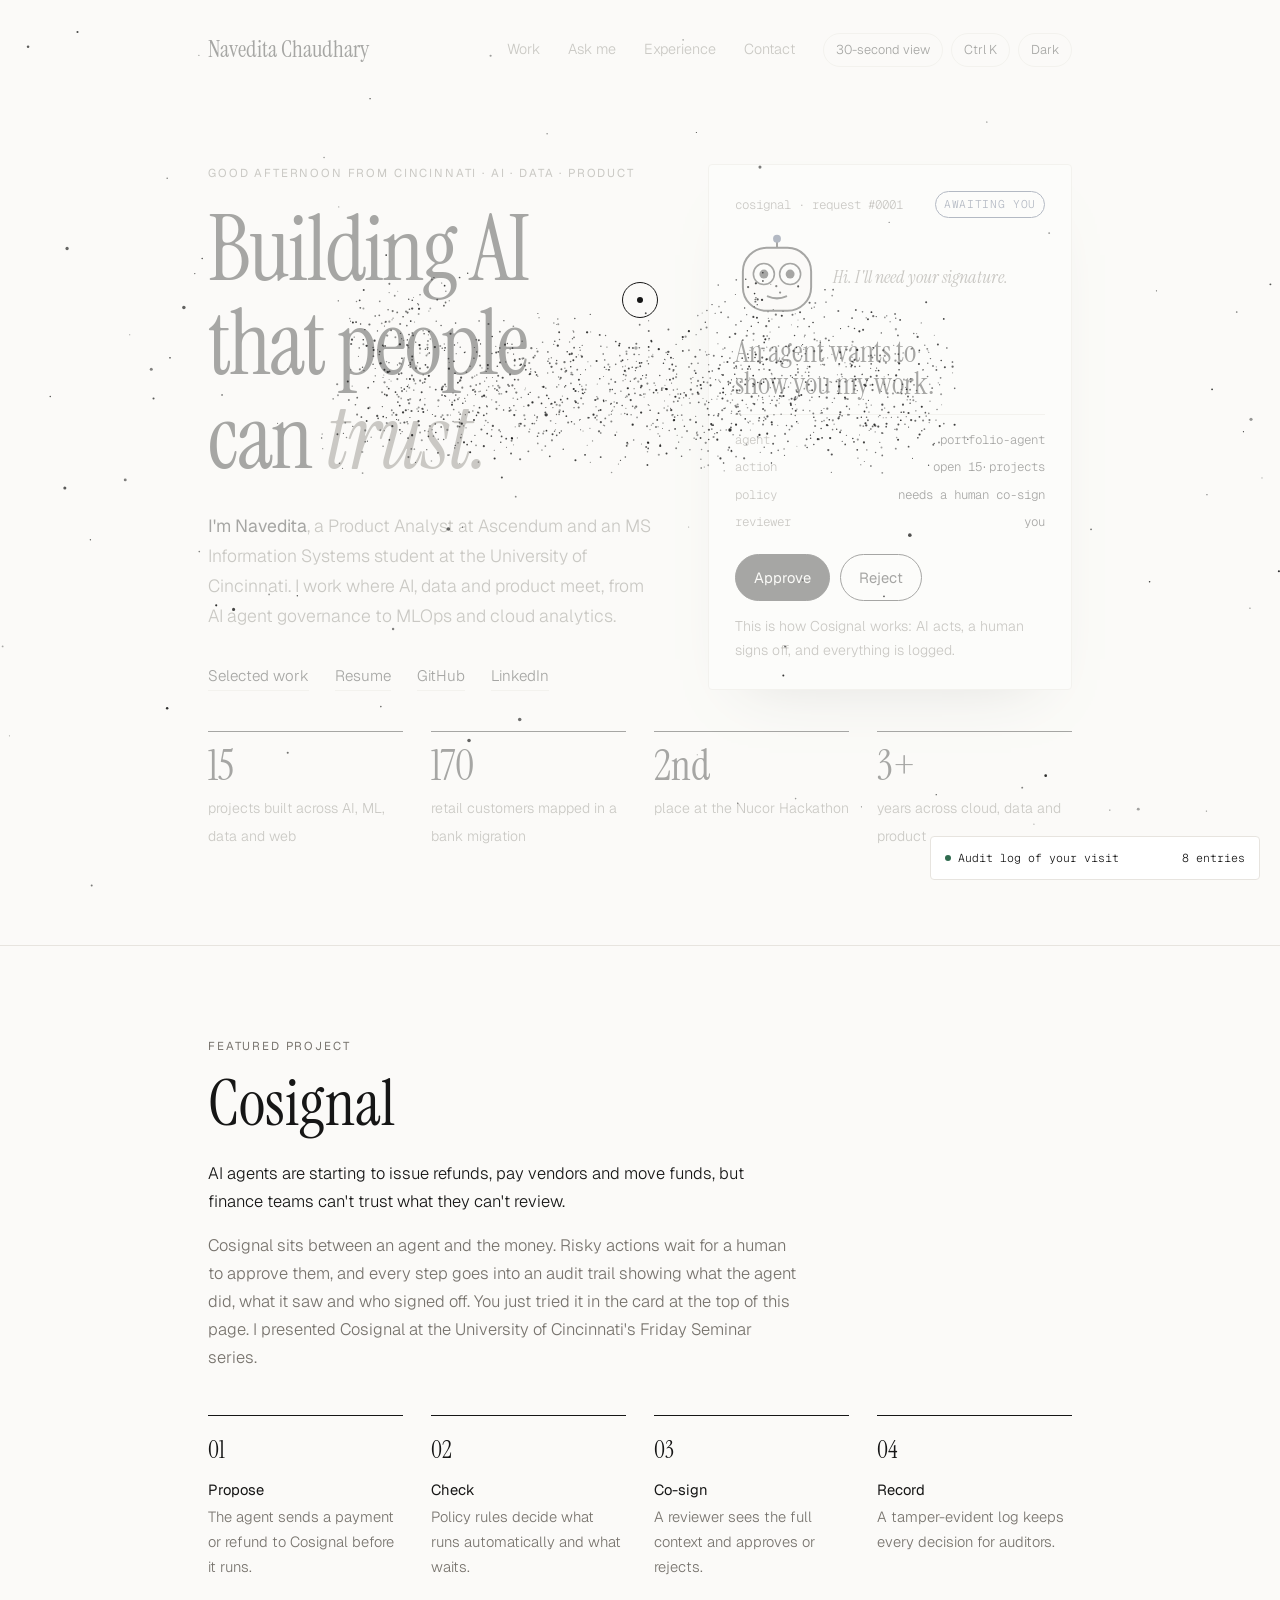
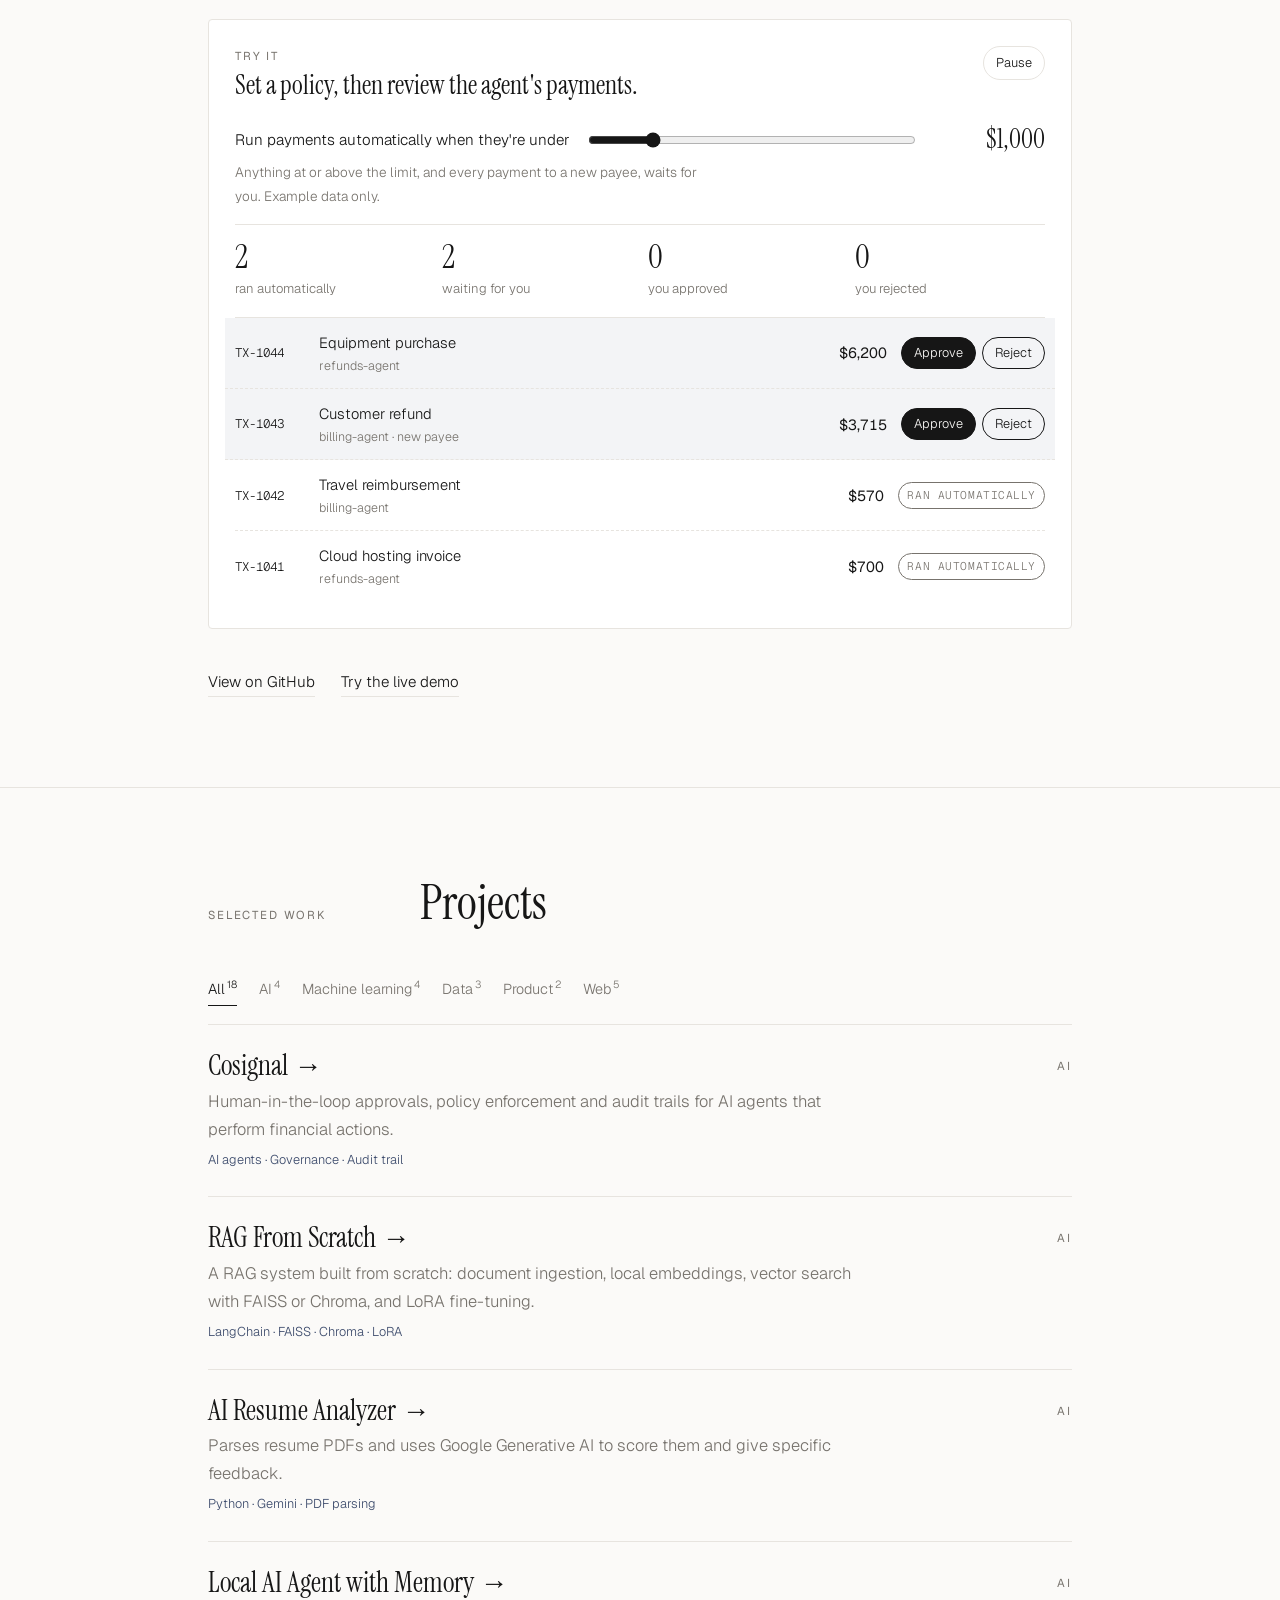
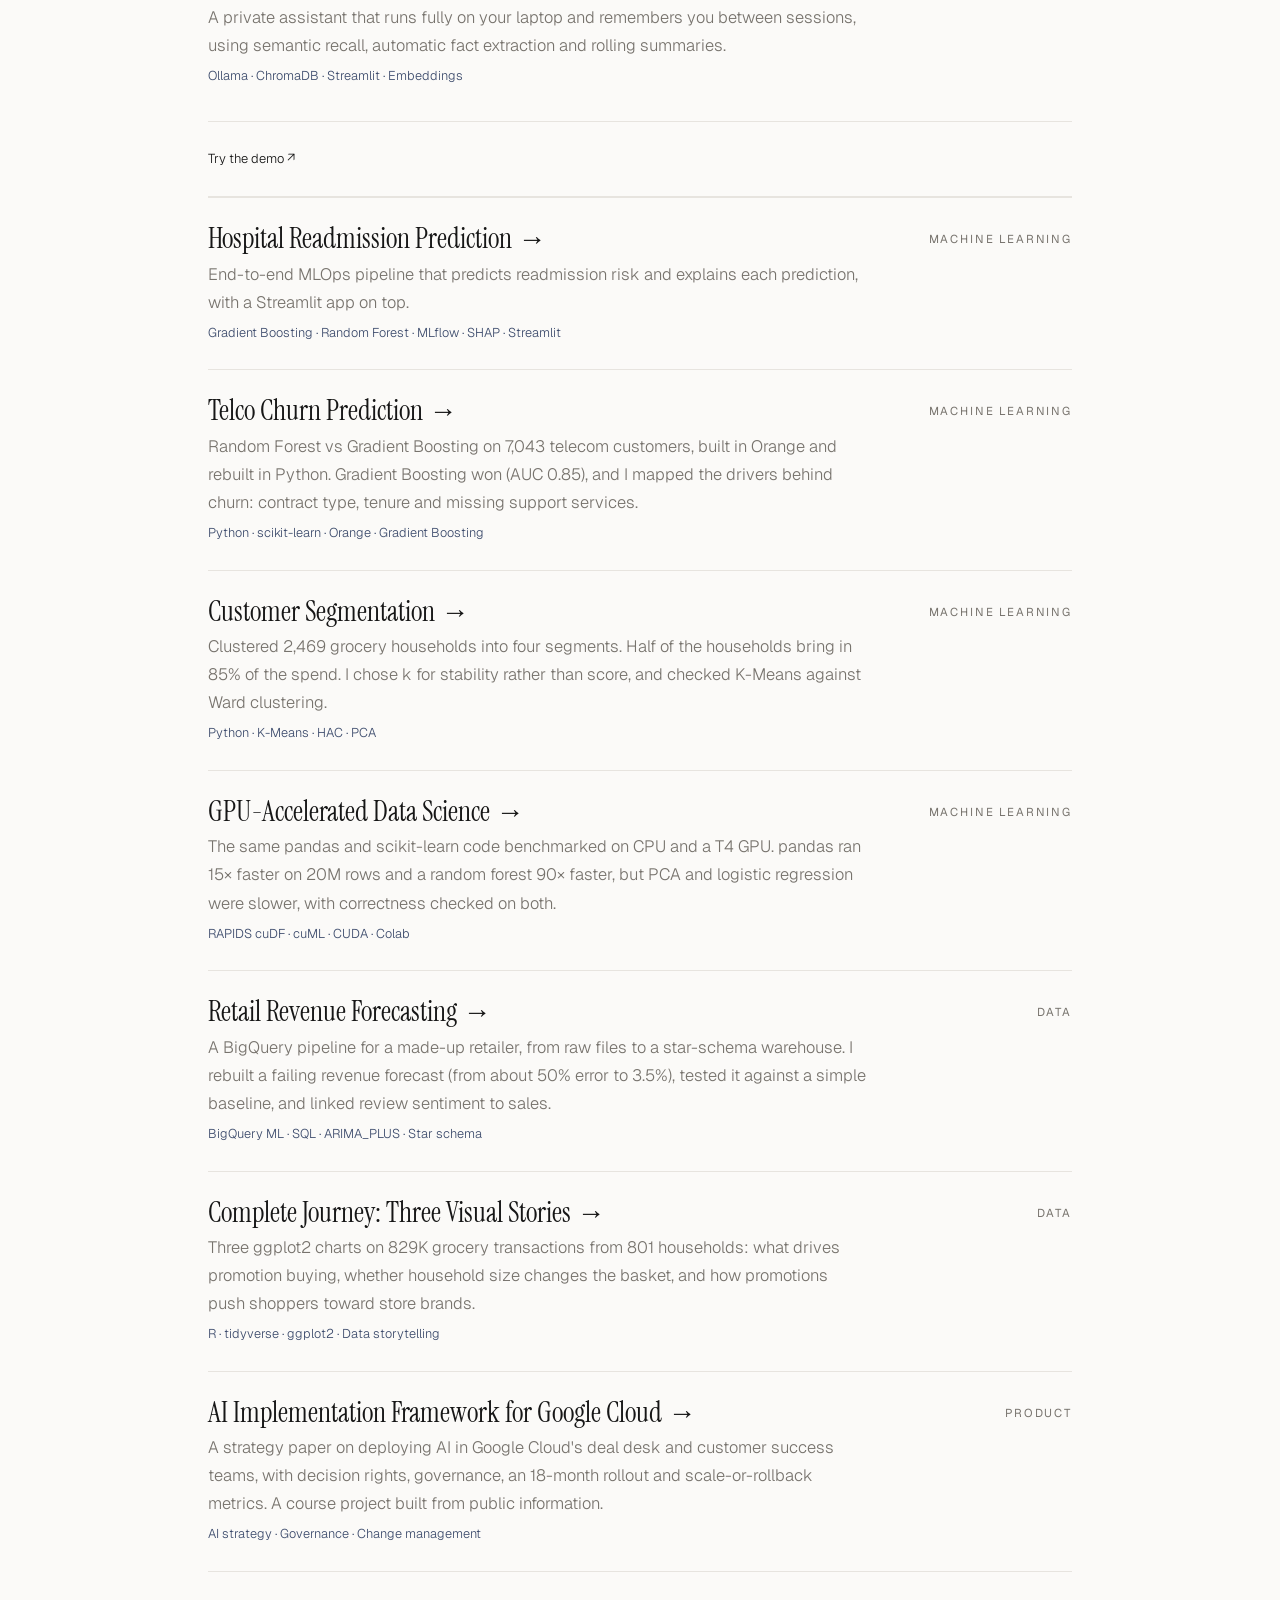
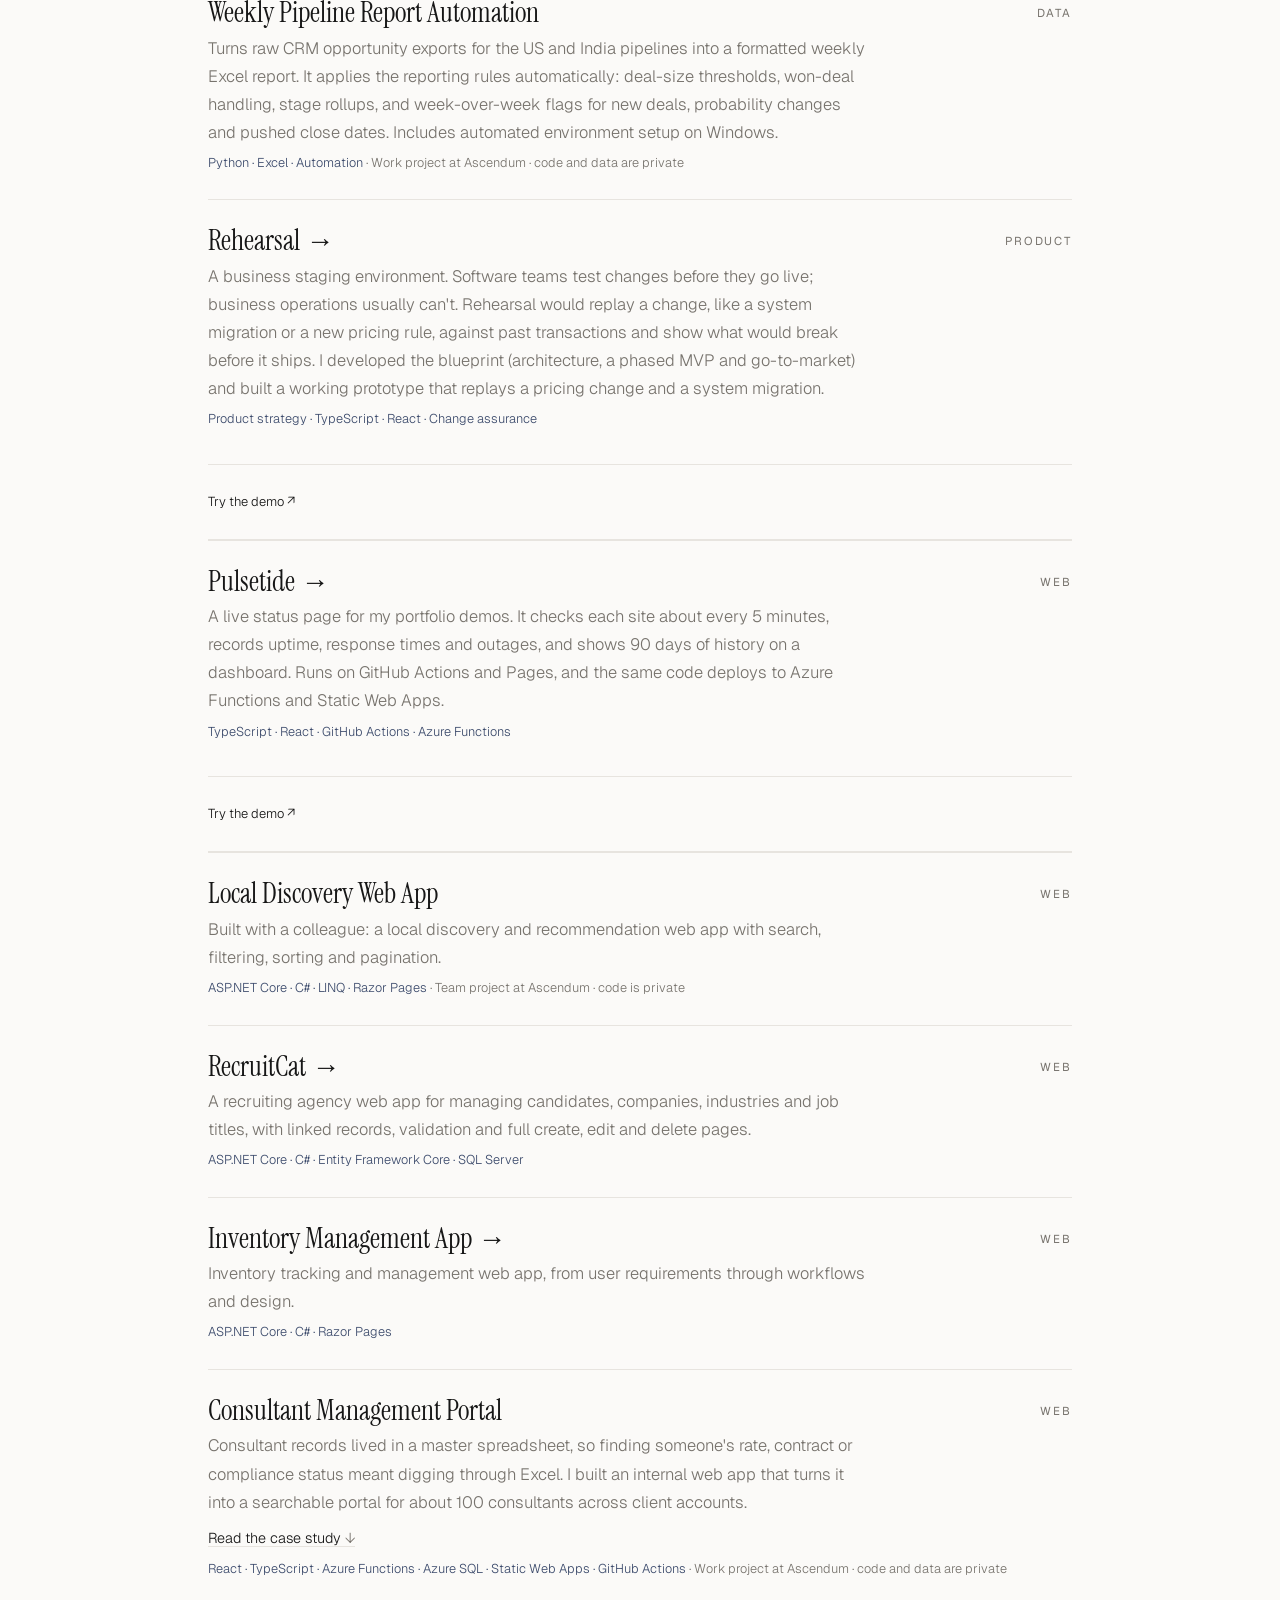
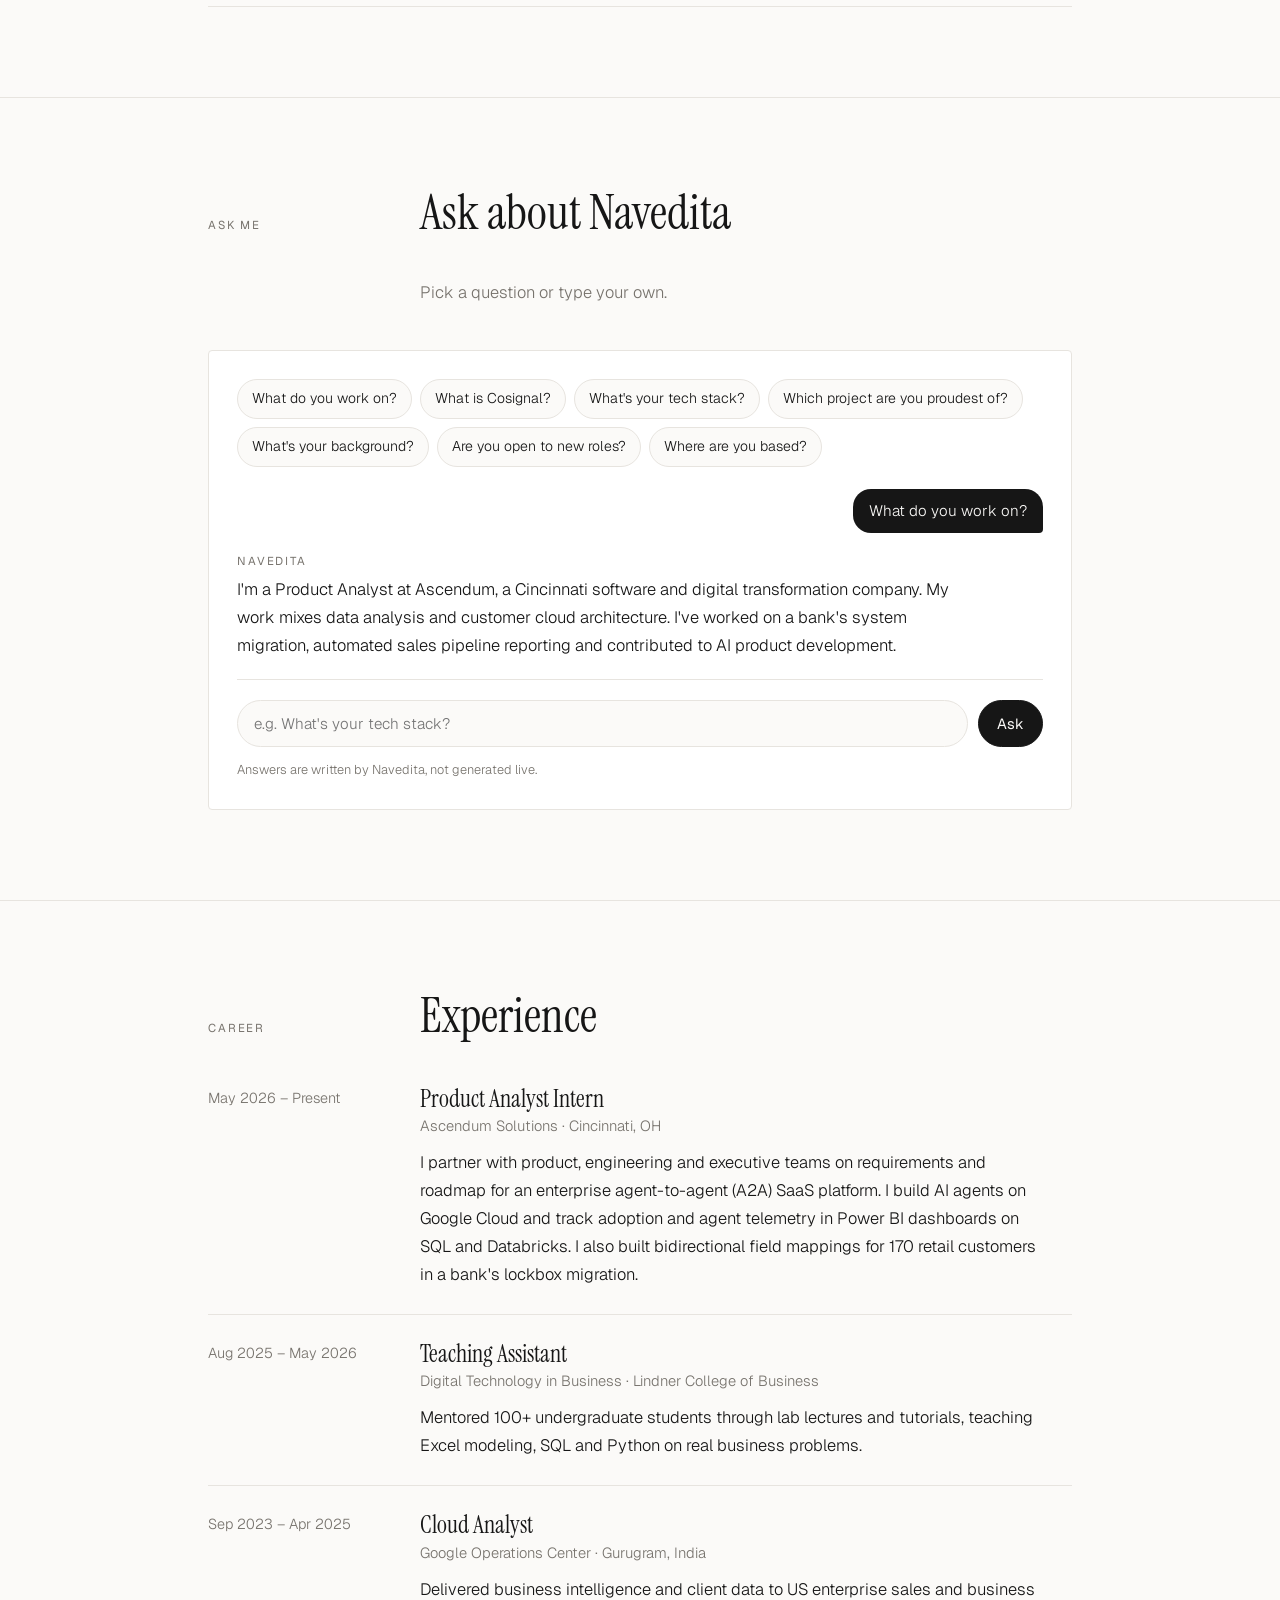
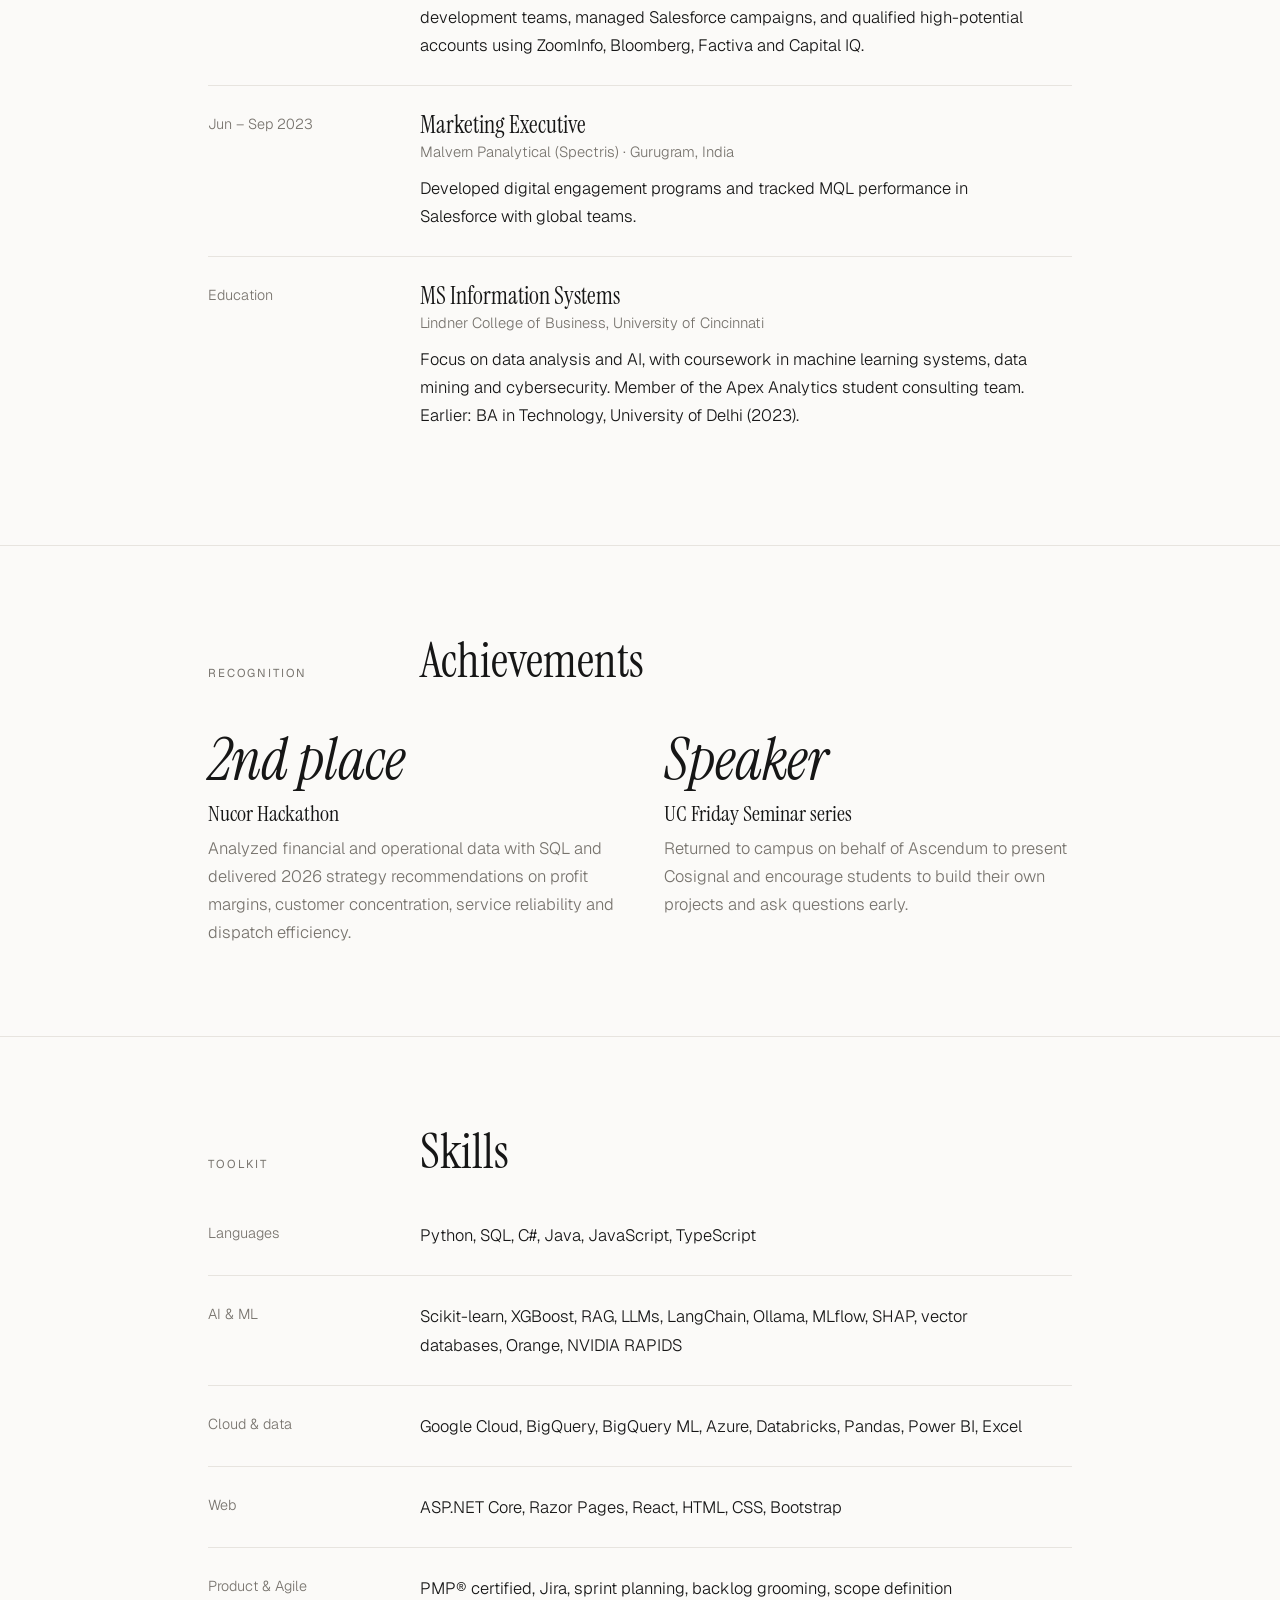
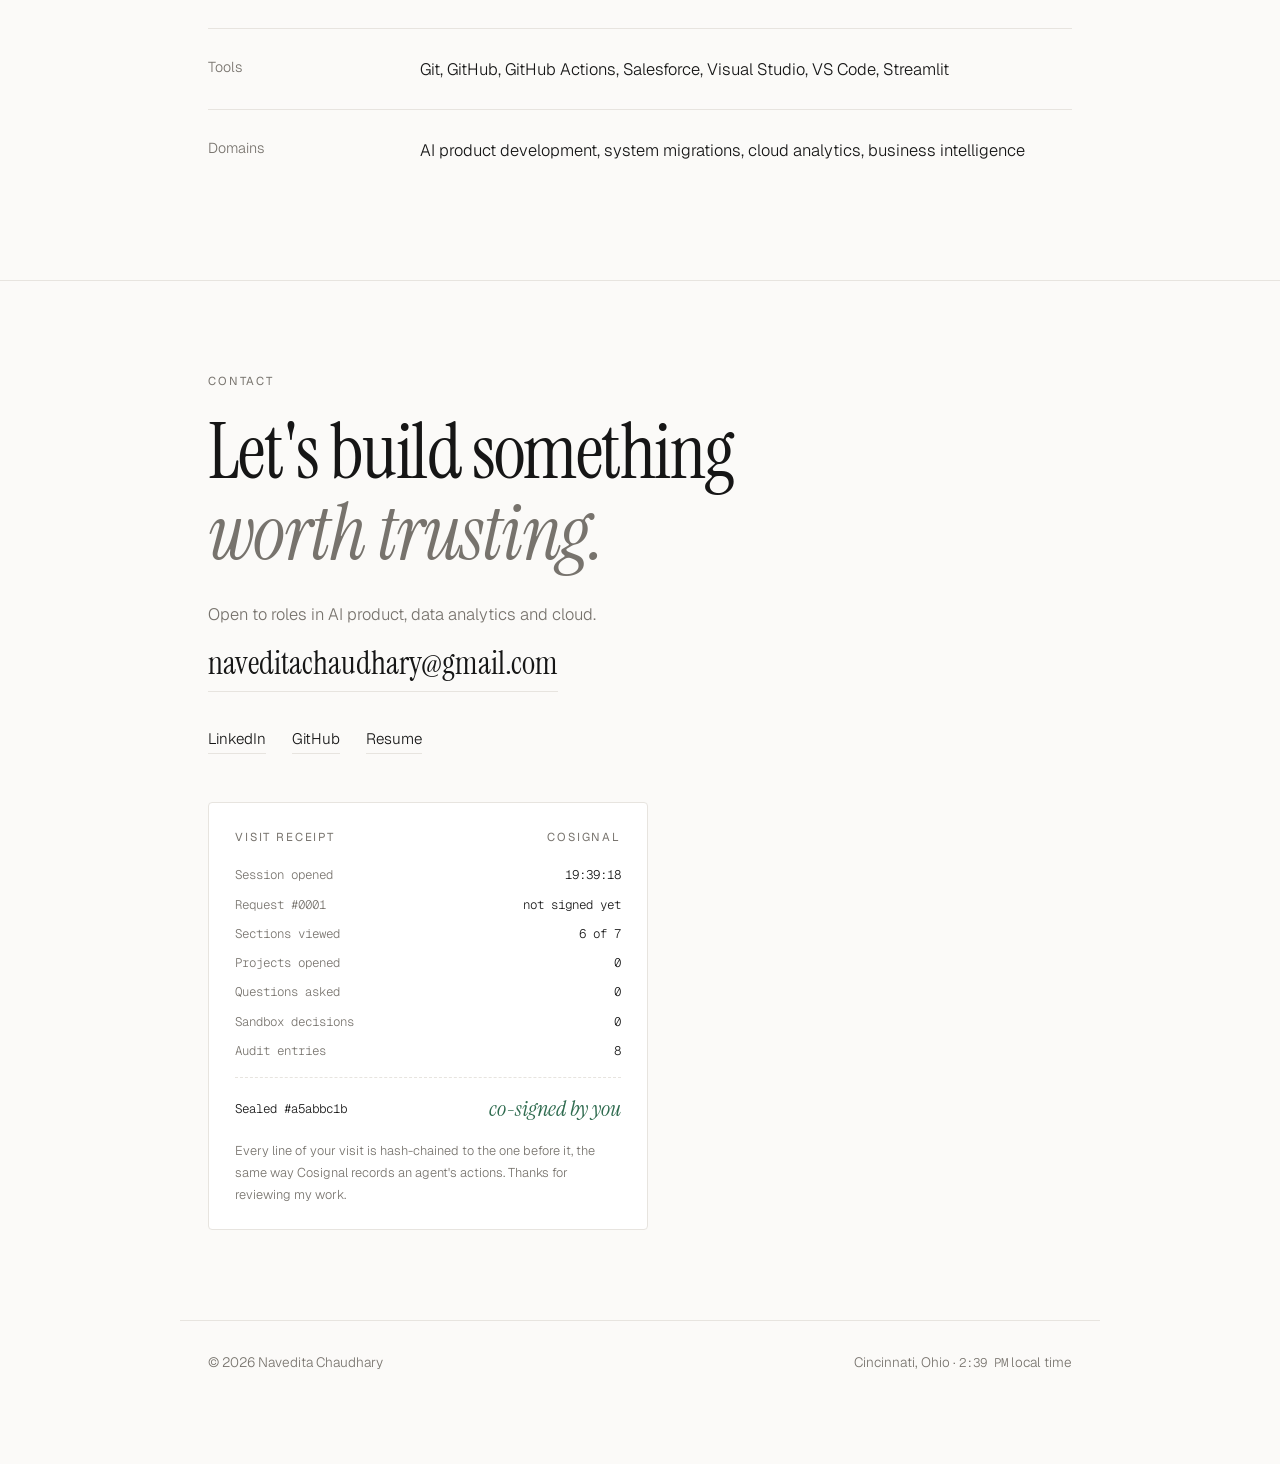
<file: index.html>
<!DOCTYPE html>
<html lang="en">
<head>
<meta charset="utf-8">
<meta name="viewport" content="width=device-width, initial-scale=1">
<title>Navedita Chaudhary Portfolio</title>
<meta name="description" content="Navedita Chaudhary: AI and data product builder. MS Information Systems, University of Cincinnati.">
<meta property="og:type" content="website">
<meta property="og:title" content="Navedita Chaudhary: Building AI that people can trust">
<meta property="og:description" content="Product and data analyst who builds AI products. Cosignal, MLOps, RAG and more.">
<meta property="og:url" content="https://naveditachaudhary-pixel.github.io/">
<meta property="og:image" content="https://naveditachaudhary-pixel.github.io/og.png">
<meta property="og:image:width" content="1200">
<meta property="og:image:height" content="630">
<meta name="twitter:card" content="summary_large_image">
<meta name="theme-color" content="#fbfaf8">
<link rel="icon" href="data:image/svg+xml,%3Csvg xmlns='http://www.w3.org/2000/svg' viewBox='0 0 64 64'%3E%3Crect width='64' height='64' rx='14' fill='%23161616'/%3E%3Ctext x='32' y='45' text-anchor='middle' font-family='Georgia,serif' font-style='italic' font-size='40' fill='%23fbfaf8'%3En%3C/text%3E%3Ccircle cx='47' cy='44' r='3' fill='%237fc4a0'/%3E%3C/svg%3E">
<!-- Visitor analytics (GoatCounter: free, no cookies). Change "navedita" if you pick a different code at goatcounter.com. -->
<script data-goatcounter="https://navedita.goatcounter.com/count" async src="https://gc.zgo.at/count.js"></script>
<link rel="preconnect" href="https://fonts.googleapis.com">
<link rel="preconnect" href="https://fonts.gstatic.com" crossorigin>
<link href="https://fonts.googleapis.com/css2?family=Instrument+Serif:ital@0;1&family=Geist:wght@300;400;500&family=Geist+Mono:wght@400&display=swap" rel="stylesheet">
<style>
/* Layout idea: a quiet editorial column. The portfolio is itself a Cosignal demo:
   the visitor co-signs entry, and a sealed audit log records their visit. */
:root {
  --bg: #fbfaf8;
  --paper: #ffffff;
  --ink: #161616;
  --muted: #77736d;
  --line: #e7e4df;
  --accent: #3b4a6b;
  --ok: #2f6b4f;
  --no: #9a3b2f;
  --display: "Instrument Serif", "Iowan Old Style", Georgia, serif;
  --body: "Geist", "Helvetica Neue", Helvetica, Arial, sans-serif;
  --mono: "Geist Mono", ui-monospace, Menlo, Consolas, monospace;
  color-scheme: light;
}

* { box-sizing: border-box; }
html { scroll-behavior: smooth; }
@media (prefers-reduced-motion: reduce) { html { scroll-behavior: auto; } *, *::before, *::after { transition: none !important; animation: none !important; } }
body { margin: 0; background: var(--bg); color: var(--ink); font-family: var(--body); font-weight: 300; font-size: 16.5px; line-height: 1.7; -webkit-font-smoothing: antialiased; }
a { color: inherit; text-decoration: none; }
a:focus-visible, button:focus-visible, input:focus-visible { outline: 1px solid var(--ink); outline-offset: 4px; }
h1, h2, h3 { font-family: var(--display); font-weight: 400; line-height: 1.05; margin: 0; text-wrap: balance; }
.wrap { max-width: 920px; margin: 0 auto; padding: 0 28px; }
.label { font-size: 0.72rem; letter-spacing: 0.16em; text-transform: uppercase; color: var(--muted); font-weight: 400; }
.mono { font-family: var(--mono); font-size: 0.78rem; }
.u { border-bottom: 1px solid var(--line); padding-bottom: 1px; transition: border-color .2s ease; }
.u:hover { border-color: var(--ink); }

/* Nav */
nav .wrap { display: flex; justify-content: space-between; align-items: center; padding-top: 30px; padding-bottom: 30px; gap: 20px; }
.brand { font-family: var(--display); font-size: 1.45rem; }
.navlinks { display: flex; gap: 28px; font-size: 0.9rem; color: var(--muted); }
.navlinks a:hover { color: var(--ink); }
@media (max-width: 680px) { .navlinks { display: none; } }

/* Hero */
.hero { padding: 64px 0 96px; }
.hero .wrap { display: grid; grid-template-columns: 1.1fr 0.9fr; gap: 56px; align-items: center; }
@media (max-width: 860px) { .hero .wrap { grid-template-columns: 1fr; gap: 44px; } }
.hero h1 { font-size: clamp(3rem, 7.5vw, 5.6rem); letter-spacing: -0.02em; margin-top: 20px; }
.hero h1 em { color: var(--muted); }
.hero p { font-size: 1.1rem; color: var(--muted); max-width: 30em; margin: 26px 0 32px; }
.hero p strong { color: var(--ink); font-weight: 400; }
.links { display: flex; gap: 26px; flex-wrap: wrap; font-size: 0.95rem; }
.links a { display: inline-block; }

/* Approval card */
.req { background: var(--paper); border: 1px solid var(--line); border-radius: 4px; padding: 26px; position: relative; box-shadow: 0 30px 60px -40px rgba(22,22,22,.35); }
.req .top { display: flex; justify-content: space-between; align-items: center; color: var(--muted); margin-bottom: 18px; gap: 12px; }
.status { font-family: var(--mono); font-size: 0.7rem; letter-spacing: .06em; text-transform: uppercase; padding: 3px 8px; border: 1px solid currentColor; border-radius: 99px; }
.status.pending { color: var(--accent); }
.status.approved { color: var(--ok); }
.status.rejected { color: var(--no); }
.req h2 { font-size: 1.9rem; margin-bottom: 14px; }
.req dl { margin: 0 0 22px; display: grid; gap: 6px; border-top: 1px solid var(--line); padding-top: 14px; }
.req dl div { display: flex; justify-content: space-between; gap: 16px; }
.req dt { color: var(--muted); }
.req dd { margin: 0; text-align: right; }
.actions { display: flex; gap: 10px; flex-wrap: wrap; }
.btn { font: inherit; font-size: 0.92rem; font-weight: 400; padding: 10px 18px; border-radius: 99px; border: 1px solid var(--ink); background: transparent; color: var(--ink); cursor: pointer; transition: background .2s ease, color .2s ease; }
.btn.solid { background: var(--ink); color: var(--bg); }
.btn:hover { background: var(--ink); color: var(--bg); }
.btn[disabled] { opacity: .35; cursor: default; }
.btn[disabled]:hover { background: transparent; color: var(--ink); }
.btn.solid[disabled]:hover { background: var(--ink); color: var(--bg); }
.req .note { color: var(--muted); font-size: 0.88rem; margin: 14px 0 0; min-height: 1.5em; }
.stamp { position: absolute; right: 22px; top: 62px; font-family: var(--display); font-style: italic; font-size: 1.5rem; color: var(--ok); border: 1.5px solid var(--ok); padding: 2px 14px; border-radius: 4px; transform: rotate(-8deg) scale(1.6); opacity: 0; pointer-events: none; transition: transform .35s cubic-bezier(.2,1.4,.4,1), opacity .2s ease; }
.stamp.on { opacity: 1; transform: rotate(-8deg) scale(1); }
.stamp.no { color: var(--no); border-color: var(--no); }

/* Stats */
.hero .wrap.statwrap { display: block; }
.stats { display: grid; grid-template-columns: repeat(4, 1fr); gap: 28px; padding: 40px 0 0; }
@media (max-width: 680px) { .stats { grid-template-columns: 1fr 1fr; } }
.stat { border-top: 1px solid var(--ink); padding-top: 14px; }
.stat b { display: block; font-family: var(--display); font-weight: 400; font-size: 2.6rem; line-height: 1; margin-bottom: 6px; font-variant-numeric: tabular-nums; }
.stat span { color: var(--muted); font-size: 0.88rem; }

/* Sections */
section { padding: 90px 0; border-top: 1px solid var(--line); }
.head { display: grid; grid-template-columns: 180px 1fr; gap: 32px; margin-bottom: 44px; align-items: baseline; }
.head h2 { font-size: clamp(2.2rem, 4.5vw, 3rem); }
.head p { grid-column: 2; margin: 8px 0 0; color: var(--muted); max-width: 34em; }
@media (max-width: 680px) { .head { grid-template-columns: 1fr; gap: 10px; } .head p { grid-column: 1; } }

/* Featured */
.featured h3 { font-size: clamp(2.6rem, 6vw, 4rem); margin: 14px 0 22px; }
.featured p { max-width: 36em; margin: 0 0 16px; }
.featured .muted { color: var(--muted); }
.steps { display: grid; grid-template-columns: repeat(4, 1fr); gap: 28px; margin: 44px 0 40px; padding: 0; list-style: none; counter-reset: s; }
@media (max-width: 760px) { .steps { grid-template-columns: 1fr 1fr; } }
@media (max-width: 420px) { .steps { grid-template-columns: 1fr; } }
.steps li { counter-increment: s; border-top: 1px solid var(--ink); padding-top: 14px; font-size: 0.92rem; color: var(--muted); }
.steps li::before { content: counter(s, decimal-leading-zero); display: block; font-family: var(--display); font-size: 1.5rem; color: var(--ink); margin-bottom: 6px; }
.steps strong { display: block; color: var(--ink); font-weight: 400; margin-bottom: 2px; }

/* Projects */
.filters { display: flex; gap: 22px; flex-wrap: wrap; margin-bottom: 18px; }
.filters button { font: inherit; font-size: 0.9rem; background: none; border: 0; padding: 4px 0; color: var(--muted); cursor: pointer; border-bottom: 1px solid transparent; }
.filters button:hover { color: var(--ink); }
.filters button[aria-pressed="true"] { color: var(--ink); border-bottom-color: var(--ink); }
.filters sup { font-size: 0.65rem; margin-left: 2px; }
.list { list-style: none; margin: 0; padding: 0; }
.item a { display: grid; grid-template-columns: 1fr auto; gap: 6px 24px; padding: 26px 0; border-top: 1px solid var(--line); transition: padding .25s ease; }
.item:last-child a, .item:last-child .norepo { border-bottom: 1px solid var(--line); }
.item .norepo { display: grid; grid-template-columns: 1fr auto; gap: 6px 24px; padding: 26px 0; border-top: 1px solid var(--line); }
.item .norepo h3 { font-size: 1.75rem; }
.item .norepo p { grid-column: 1 / -1; margin: 0; color: var(--muted); max-width: 40em; }
.item .norepo .tags { grid-column: 1 / -1; font-size: 0.8rem; color: var(--accent); }
.item .soon { color: var(--muted); }
.item .case { grid-column: 1 / -1; max-width: 40em; margin: 4px 0 2px; }
.item .case summary { cursor: pointer; width: fit-content; font-size: 0.9rem; color: var(--ink); text-decoration: underline; text-underline-offset: 3px; text-decoration-color: var(--line); list-style: none; }
.item .case summary::-webkit-details-marker { display: none; }
.item .case summary::after { content: " ↓"; color: var(--muted); }
.item .case[open] summary::after { content: " ↑"; }
.item .case summary:hover { text-decoration-color: var(--ink); }
.item .case dl { display: grid; grid-template-columns: 8.5em 1fr; gap: 8px 16px; margin: 14px 0 4px; font-size: 0.92rem; }
.item .case dt { color: var(--ink); font-weight: 500; }
.item .case dd { margin: 0; color: var(--muted); }
@media (max-width: 600px) { .item .case dl { grid-template-columns: 1fr; gap: 2px; } .item .case dd { margin-bottom: 8px; } }
.item a:hover { padding-left: 10px; }
.item h3 { font-size: 1.75rem; }
.item .cat { align-self: center; text-align: right; }
.item p { grid-column: 1 / -1; margin: 0; color: var(--muted); max-width: 40em; }
.item .tags { grid-column: 1 / -1; font-size: 0.8rem; color: var(--accent); }
.item .arrow { display: inline-block; transition: transform .25s ease; margin-left: 6px; }
.item a:hover .arrow { transform: translateX(4px); }

/* Ask */
.ask { background: var(--paper); border: 1px solid var(--line); border-radius: 4px; padding: 28px; }
.chips { display: flex; flex-wrap: wrap; gap: 8px; margin-bottom: 22px; }
.chip { font: inherit; font-size: 0.88rem; padding: 7px 14px; border-radius: 99px; border: 1px solid var(--line); background: var(--bg); color: var(--ink); cursor: pointer; transition: border-color .2s ease; }
.chip:hover { border-color: var(--ink); }
.thread { display: grid; gap: 18px; max-height: 420px; overflow-y: auto; margin-bottom: 20px; }
.q { justify-self: end; max-width: 80%; background: var(--ink); color: var(--bg); padding: 9px 16px; border-radius: 18px 18px 4px 18px; font-size: 0.95rem; }
.a { max-width: 90%; }
.a .who { margin-bottom: 4px; }
.a p { margin: 0; }
.askform { display: flex; gap: 10px; border-top: 1px solid var(--line); padding-top: 20px; }
.askform input { flex: 1; min-width: 0; font: inherit; font-size: 0.95rem; padding: 10px 16px; border-radius: 99px; border: 1px solid var(--line); background: var(--bg); color: var(--ink); }
.ask .fine { color: var(--muted); font-size: 0.8rem; margin: 12px 0 0; }

/* Rows */
.rows { list-style: none; margin: 0; padding: 0; }
.row { display: grid; grid-template-columns: 180px 1fr; gap: 32px; padding: 26px 0; border-top: 1px solid var(--line); }
.row:first-child { border-top: 0; padding-top: 0; }
@media (max-width: 680px) { .row { grid-template-columns: 1fr; gap: 6px; } }
.row .when { color: var(--muted); font-size: 0.9rem; font-variant-numeric: tabular-nums; }
.row h3 { font-size: 1.5rem; }
.row .org { color: var(--muted); font-size: 0.92rem; margin: 2px 0 10px; }
.row p { margin: 0; max-width: 38em; }

.ach { display: grid; grid-template-columns: 1fr 1fr; gap: 48px; }
@media (max-width: 680px) { .ach { grid-template-columns: 1fr; gap: 36px; } }
.ach .big { font-family: var(--display); font-size: 3.6rem; line-height: 1; font-style: italic; }
.ach h3 { font-size: 1.4rem; margin: 14px 0 8px; }
.ach p { margin: 0; color: var(--muted); }

.contact h2 { font-size: clamp(2.8rem, 7vw, 4.8rem); letter-spacing: -0.02em; max-width: 12em; margin-top: 22px; }
.contact h2 em { color: var(--muted); }
.contact p { color: var(--muted); margin: 26px 0 8px; }
.contact .email { font-family: var(--display); font-size: clamp(1.4rem, 3.5vw, 2rem); overflow-wrap: anywhere; display: inline-block; margin-bottom: 34px; }
footer .wrap { display: flex; justify-content: space-between; flex-wrap: wrap; gap: 12px; padding-top: 30px; padding-bottom: 90px; border-top: 1px solid var(--line); color: var(--muted); font-size: 0.85rem; }

/* Live audit log */
.audit { position: fixed; right: 20px; bottom: 20px; width: 330px; max-width: calc(100vw - 40px); background: var(--paper); border: 1px solid var(--line); border-radius: 4px; box-shadow: 0 20px 50px -30px rgba(22,22,22,.45); z-index: 20; font-family: var(--mono); font-size: 0.72rem; }
.audit button.toggle { all: unset; box-sizing: border-box; width: 100%; display: flex; justify-content: space-between; align-items: center; gap: 10px; padding: 11px 14px; cursor: pointer; color: var(--ink); }
.audit button.toggle:focus-visible { outline: 1px solid var(--ink); outline-offset: -3px; }
.live { display: inline-flex; align-items: center; gap: 7px; }
.live i { width: 6px; height: 6px; border-radius: 50%; background: var(--ok); animation: pulse 2s infinite; }
@keyframes pulse { 50% { opacity: .25; } }
.audit ol { list-style: none; margin: 0; padding: 4px 14px 12px; max-height: 210px; overflow-y: auto; border-top: 1px solid var(--line); }
.audit li { display: grid; grid-template-columns: 58px 1fr; gap: 8px; padding: 6px 0; border-bottom: 1px dashed var(--line); color: var(--muted); }
.audit li:last-child { border-bottom: 0; }
.audit li b { color: var(--ink); font-weight: 400; }
.audit li .h { grid-column: 2; color: var(--accent); opacity: .8; }
.audit.closed ol { display: none; }
/* Agent avatar (eyes follow the cursor) */
.agent { display: flex; align-items: center; gap: 14px; margin-bottom: 16px; }
.agent svg { width: 84px; height: 84px; flex: none; overflow: visible; }
.agent .face { fill: var(--bg); stroke: var(--ink); stroke-width: 1.5; }
.agent .eye { fill: var(--paper); stroke: var(--ink); stroke-width: 1.2; }
.agent .pupil { fill: var(--ink); }
.agent .lid { fill: var(--bg); transform-box: fill-box; transform-origin: center top; transform: scaleY(0); }
.agent.blink .lid { animation: blinklid .18s ease; }
@keyframes blinklid { 50% { transform: scaleY(1); } }
.agent .mouth { fill: none; stroke: var(--ink); stroke-width: 1.6; stroke-linecap: round; transition: d .3s ease; }
.agent .antenna { stroke: var(--ink); stroke-width: 1.5; }
.agent .bulb { fill: var(--accent); transition: fill .3s ease; }
.agent.ok .bulb { fill: var(--ok); }
.agent.no .bulb { fill: var(--no); }
.agent .says { font-family: var(--display); font-style: italic; font-size: 1.15rem; line-height: 1.3; color: var(--muted); }

/* Custom cursor (mouse and trackpad only) */
.cur-dot, .cur-ring { position: fixed; left: 0; top: 0; pointer-events: none; z-index: 100; border-radius: 50%; opacity: 0; transition: opacity .2s ease; }
.cur-dot { width: 6px; height: 6px; background: var(--ink); margin: -3px 0 0 -3px; }
.cur-ring { width: 36px; height: 36px; margin: -18px 0 0 -18px; border: 1px solid var(--ink); display: grid; place-items: center; transition: width .25s ease, height .25s ease, margin .25s ease, background .25s ease, opacity .2s ease; }
.cur-ring span { font-family: var(--body); font-size: 0.72rem; letter-spacing: .04em; color: var(--bg); opacity: 0; transition: opacity .2s ease; white-space: nowrap; }
.cur-ring.big { width: 78px; height: 78px; margin: -39px 0 0 -39px; background: var(--accent); border-color: var(--accent); }
.cur-ring.big span { color: #fff; }
.cur-ring.big span { opacity: 1; }
.cur-ring.press { width: 28px; height: 28px; margin: -14px 0 0 -14px; }
@media (pointer: fine) {
  .has-cursor .cur-dot, .has-cursor .cur-ring { opacity: 1; }
  .has-cursor, .has-cursor a, .has-cursor button { cursor: none; }
  .has-cursor .cur-ring.big ~ .cur-dot { opacity: 0; }
}
.magnet { transition: transform .25s cubic-bezier(.2,.8,.3,1), background .2s ease, color .2s ease; }


/* Drifting pieces that settle onto lines and box edges */
#pieces { position: fixed; inset: 0; width: 100%; height: 100%; pointer-events: none; z-index: 15; }

/* Dark theme (toggle in the nav) */
:root[data-theme="dark"] { --bg: #111110; --paper: #1a1a19; --ink: #ecebe8; --muted: #9a968f; --line: #2c2b29; --accent: #a9b6d6; --ok: #7fc4a0; --no: #e08a7c; color-scheme: dark; }
body, .req, .ask, .audit, .sandbox, .receipt { transition: background-color .3s ease, color .3s ease, border-color .3s ease; }

/* Nav tools */
.navright { display: flex; align-items: center; gap: 28px; }
.navtools { display: flex; gap: 8px; align-items: center; }
.iconbtn { font: inherit; font-size: 0.8rem; border: 1px solid var(--line); background: transparent; color: var(--ink); border-radius: 99px; padding: 5px 12px; cursor: pointer; white-space: nowrap; transition: background .2s ease, color .2s ease, border-color .2s ease; }
.iconbtn:hover { border-color: var(--ink); }
.iconbtn[aria-pressed="true"] { background: var(--ink); color: var(--bg); border-color: var(--ink); }
@media (max-width: 520px) { .brand .last { display: none; } .iconbtn.hide-sm { display: none; } nav .wrap { padding-top: 20px; padding-bottom: 20px; } }

/* 30-second view */
body.quick .q-hide { display: none !important; }
body.quick .row p { display: none; }
.quick-note { display: none; margin: 0 0 18px; color: var(--muted); font-size: 0.9rem; }
body.quick .quick-note { display: block; }

/* Cosignal sandbox */
.sandbox { margin: 8px 0 40px; background: var(--paper); border: 1px solid var(--line); border-radius: 4px; padding: 26px; }
.sb-head { display: flex; justify-content: space-between; align-items: start; gap: 16px; margin-bottom: 18px; }
.sb-head h4 { font-family: var(--display); font-weight: 400; font-size: 1.6rem; margin: 6px 0 0; line-height: 1.1; }
.sb-policy { display: grid; grid-template-columns: auto 1fr auto; gap: 16px; align-items: center; }
@media (max-width: 600px) { .sb-policy { grid-template-columns: 1fr auto; } .sb-policy label { grid-column: 1 / -1; } }
.sb-policy label { font-size: 0.95rem; }
.sb-policy input[type="range"] { width: 100%; accent-color: var(--ink); }
.sb-policy output { font-family: var(--display); font-size: 1.6rem; font-variant-numeric: tabular-nums; min-width: 4.5em; text-align: right; }
.sb-note { color: var(--muted); font-size: 0.85rem; margin: 6px 0 20px; }
.sb-counts { display: grid; grid-template-columns: repeat(4, 1fr); gap: 16px; padding: 16px 0; border-top: 1px solid var(--line); border-bottom: 1px solid var(--line); }
@media (max-width: 600px) { .sb-counts { grid-template-columns: 1fr 1fr; } }
.sb-counts b { display: block; font-family: var(--display); font-weight: 400; font-size: 2rem; line-height: 1; font-variant-numeric: tabular-nums; }
.sb-counts span { color: var(--muted); font-size: 0.82rem; }
.feed { list-style: none; margin: 0; padding: 0; }
.tx { display: grid; grid-template-columns: 70px 1fr auto auto; gap: 14px; align-items: center; padding: 12px 0; border-bottom: 1px dashed var(--line); font-size: 0.92rem; animation: txin .35s ease; }
.tx:last-child { border-bottom: 0; }
@keyframes txin { from { transform: translateY(-6px); } to { transform: none; } }
@media (max-width: 600px) { .tx { grid-template-columns: 1fr auto; } .tx .mono:first-child { display: none; } .tx .acts, .tx .st { grid-column: 1 / -1; justify-self: start; } }
.tx .what small { display: block; color: var(--muted); font-size: 0.78rem; }
.tx .amt { font-variant-numeric: tabular-nums; font-weight: 400; }
.tx .st { font-family: var(--mono); font-size: 0.7rem; letter-spacing: .05em; text-transform: uppercase; padding: 3px 8px; border-radius: 99px; border: 1px solid currentColor; white-space: nowrap; }
.tx .st.auto { color: var(--muted); }
.tx .st.ok { color: var(--ok); }
.tx .st.no { color: var(--no); }
.tx.held { background: color-mix(in srgb, var(--accent) 6%, transparent); margin: 0 -10px; padding-left: 10px; padding-right: 10px; }
.tx .acts { display: flex; gap: 6px; }
.mini { font: inherit; font-size: 0.8rem; padding: 4px 12px; border-radius: 99px; border: 1px solid var(--ink); background: transparent; color: var(--ink); cursor: pointer; }
.mini.solid, .mini:hover { background: var(--ink); color: var(--bg); }

/* Visit receipt */
.receipt { margin-top: 48px; max-width: 440px; background: var(--paper); border: 1px solid var(--line); border-radius: 4px; padding: 24px 26px; font-family: var(--mono); font-size: 0.78rem; position: relative; }
.receipt h4 { font-family: var(--body); font-weight: 400; font-size: 0.72rem; letter-spacing: .16em; text-transform: uppercase; color: var(--muted); margin: 0 0 14px; display: flex; justify-content: space-between; }
.receipt .ln { display: flex; justify-content: space-between; gap: 16px; padding: 4px 0; }
.receipt .ln span:first-child { color: var(--muted); }
.receipt .cut { border-top: 1px dashed var(--line); margin: 12px 0; }
.receipt .seal { display: flex; justify-content: space-between; align-items: center; gap: 12px; }
.receipt .seal b { font-family: var(--display); font-style: italic; font-weight: 400; font-size: 1.4rem; color: var(--ok); }
.receipt .fine2 { color: var(--muted); margin: 12px 0 0; font-family: var(--body); font-size: 0.8rem; }

/* Command palette */
.pal-backdrop { position: fixed; inset: 0; background: rgba(17,17,16,.28); z-index: 60; display: grid; justify-items: center; align-items: start; padding: 14vh 16px 16px; }
.pal-backdrop[hidden] { display: none; }
.pal { width: 100%; max-width: 560px; background: var(--paper); color: var(--ink); border: 1px solid var(--line); border-radius: 8px; box-shadow: 0 30px 80px -30px rgba(0,0,0,.5); overflow: hidden; }
.pal input { width: 100%; font: inherit; font-size: 1rem; padding: 16px 18px; border: 0; border-bottom: 1px solid var(--line); background: transparent; color: var(--ink); outline: none; }
.pal ul { list-style: none; margin: 0; padding: 6px; max-height: 340px; overflow-y: auto; }
.pal li { display: flex; justify-content: space-between; gap: 12px; padding: 9px 12px; border-radius: 6px; cursor: pointer; font-size: 0.95rem; }
.pal li small { color: var(--muted); font-size: 0.78rem; white-space: nowrap; }
.pal li[aria-selected="true"] { background: var(--bg); }
.pal .empty { color: var(--muted); cursor: default; }
.pal-foot { padding: 10px 18px; color: var(--muted); border-top: 1px solid var(--line); }

/* Project hover preview */
.preview { position: fixed; left: 0; top: 0; width: 280px; z-index: 30; pointer-events: none; opacity: 0; transform: scale(.96); transition: opacity .18s ease, transform .18s ease; border-radius: 6px; overflow: hidden; box-shadow: 0 24px 50px -24px rgba(0,0,0,.45); border: 1px solid var(--line); background: var(--paper); }
.preview.on { opacity: 1; transform: none; }
.preview img { display: block; width: 100%; height: 170px; object-fit: cover; }
.cover { height: 170px; padding: 18px; display: flex; flex-direction: column; justify-content: space-between; color: var(--ink);
  background-color: var(--paper); background-image: radial-gradient(color-mix(in srgb, var(--ink) 22%, transparent) 0.6px, transparent 0.9px); background-size: 9px 9px; }
.cover b { font-family: var(--display); font-weight: 400; font-size: 1.9rem; line-height: 1; background: var(--paper); align-self: start; padding: 2px 6px 4px 0; }
.cover .mono { background: var(--paper); align-self: start; padding: 2px 6px 2px 0; color: var(--muted); }
.cover .label { background: var(--paper); align-self: start; padding-right: 6px; }
@media (max-width: 520px) { .audit { right: 12px; left: 12px; bottom: 12px; width: auto; max-width: none; } .audit ol { max-height: 140px; } }
.demo-link { display: inline-block; margin-top: 8px; font-size: 13px; }
</style>
</head>
<body>

<nav>
  <div class="wrap">
    <a class="brand" href="#top">Navedita<span class="last"> Chaudhary</span></a>
    <div class="navright">
      <div class="navlinks">
        <a href="#work">Work</a>
        <a href="#ask" class="q-hide">Ask me</a>
        <a href="#experience">Experience</a>
        <a href="#contact">Contact</a>
      </div>
      <div class="navtools">
        <button class="iconbtn" type="button" id="quickBtn" aria-pressed="false" data-cursor="Skim">30-second view</button>
        <button class="iconbtn hide-sm" type="button" id="palBtn" aria-label="Open the command menu" data-cursor="Search">⌘K</button>
        <button class="iconbtn" type="button" id="themeBtn" aria-pressed="false" aria-label="Switch to dark mode" data-cursor="Theme">Dark</button>
      </div>
    </div>
  </div>
</nav>

<header class="hero" id="top">
  <div class="wrap">
    <div>
      <div class="label"><span id="greet">Hello from Cincinnati</span> · AI · Data · Product</div>
      <h1>Building AI that people can <em>trust.</em></h1>
      <p><strong>I'm Navedita</strong>, a Product Analyst at Ascendum and an MS Information Systems student at the University of Cincinnati. I work where AI, data and product meet, from AI agent governance to MLOps and cloud analytics.</p>
      <div class="links">
        <a class="u" href="#work">Selected work</a>
        <a class="u" data-link="resume" href="#">Resume</a>
        <a class="u" data-link="github" href="#">GitHub</a>
        <a class="u" data-link="linkedin" href="#">LinkedIn</a>
      </div>
    </div>

    <div class="req" id="req" aria-live="polite">
      <div class="top"><span class="mono">cosignal · request #0001</span><span class="status pending" id="reqStatus">Awaiting you</span></div>
      <div class="agent" id="agent">
        <svg viewBox="0 0 64 64" aria-hidden="true">
          <line class="antenna" x1="32" y1="9" x2="32" y2="2"></line>
          <circle class="bulb" cx="32" cy="2" r="3"></circle>
          <rect class="face" x="6" y="9" width="52" height="48" rx="18"></rect>
          <g><circle class="eye" cx="22" cy="29" r="8"></circle><circle class="pupil" id="pL" cx="22" cy="29" r="3.4"></circle><rect class="lid" x="13" y="20" width="18" height="18" rx="9"></rect></g>
          <g><circle class="eye" cx="42" cy="29" r="8"></circle><circle class="pupil" id="pR" cx="42" cy="29" r="3.4"></circle><rect class="lid" x="33" y="20" width="18" height="18" rx="9"></rect></g>
          <path class="mouth" id="mouth" d="M25 46 Q32 49 39 46"></path>
        </svg>
        <div class="says" id="says">Hi. I'll need your signature.</div>
      </div>
      <h2>An agent wants to show you my work.</h2>
      <dl class="mono">
        <div><dt>agent</dt><dd>portfolio-agent</dd></div>
        <div><dt>action</dt><dd>open 15 projects</dd></div>
        <div><dt>policy</dt><dd>needs a human co-sign</dd></div>
        <div><dt>reviewer</dt><dd>you</dd></div>
      </dl>
      <div class="actions">
        <button class="btn solid magnet" type="button" id="approve" data-cursor="Sign">Approve</button>
        <button class="btn magnet" type="button" id="reject" data-cursor="Decline">Reject</button>
      </div>
      <p class="note" id="reqNote">This is how Cosignal works: AI acts, a human signs off, and everything is logged.</p>
      <div class="stamp" id="stamp" aria-hidden="true">co-signed</div>
    </div>
  </div>
  <div class="wrap statwrap">
    <div class="stats">
      <div class="stat"><b>15</b><span>projects built across AI, ML, data and web</span></div>
      <div class="stat"><b>170</b><span>retail customers mapped in a bank migration</span></div>
      <div class="stat"><b>2nd</b><span>place at the Nucor Hackathon</span></div>
      <div class="stat"><b>3+</b><span>years across cloud, data and product</span></div>
    </div>
  </div>
</header>

<section id="cosignal" class="featured">
  <div class="wrap">
    <div class="label">Featured project</div>
    <h3>Cosignal</h3>
    <p>AI agents are starting to issue refunds, pay vendors and move funds, but finance teams can't trust what they can't review.</p>
    <p class="muted">Cosignal sits between an agent and the money. Risky actions wait for a human to approve them, and every step goes into an audit trail showing what the agent did, what it saw and who signed off. You just tried it in the card at the top of this page. I presented Cosignal at the University of Cincinnati's Friday Seminar series.</p>
    <ol class="steps q-hide">
      <li><strong>Propose</strong>The agent sends a payment or refund to Cosignal before it runs.</li>
      <li><strong>Check</strong>Policy rules decide what runs automatically and what waits.</li>
      <li><strong>Co-sign</strong>A reviewer sees the full context and approves or rejects.</li>
      <li><strong>Record</strong>A tamper-evident log keeps every decision for auditors.</li>
    </ol>
    <div class="sandbox q-hide" id="sandbox">
      <div class="sb-head">
        <div><div class="label">Try it</div><h4>Set a policy, then review the agent's payments.</h4></div>
        <button class="iconbtn" type="button" id="sbPause" aria-pressed="false" data-cursor="Pause">Pause</button>
      </div>
      <div class="sb-policy">
        <label for="sbThreshold">Run payments automatically when they're under</label>
        <input type="range" id="sbThreshold" min="100" max="5000" step="100" value="1000">
        <output id="sbValue" for="sbThreshold">$1,000</output>
      </div>
      <p class="sb-note">Anything at or above the limit, and every payment to a new payee, waits for you. Example data only.</p>
      <div class="sb-counts">
        <div><b id="cAuto">0</b><span>ran automatically</span></div>
        <div><b id="cHeld">0</b><span>waiting for you</span></div>
        <div><b id="cOk">0</b><span>you approved</span></div>
        <div><b id="cNo">0</b><span>you rejected</span></div>
      </div>
      <ul class="feed" id="feed" aria-live="polite"></ul>
    </div>
    <div class="links">
      <a class="u" data-repo="cosignal" href="#">View on GitHub</a>
      <a class="u" data-link="cosignalDemo" href="#">Try the live demo</a>
    </div>
  </div>
</section>

<section id="work">
  <div class="wrap">
    <div class="head"><div class="label">Selected work</div><h2>Projects</h2></div>
    <p class="quick-note">30-second view: my three strongest projects. Turn it off in the top bar to see all 15.</p>
    <div class="filters q-hide" role="group" aria-label="Filter projects by category" id="filters"></div>
    <ul class="list" id="list"></ul>
  </div>
</section>

<section id="ask" class="q-hide">
  <div class="wrap">
    <div class="head"><div class="label">Ask me</div><h2>Ask about Navedita</h2><p>Pick a question or type your own.</p></div>
    <div class="ask">
      <div class="chips" id="chips"></div>
      <div class="thread" id="thread" aria-live="polite"></div>
      <form class="askform" id="askform" autocomplete="off">
        <label class="label" for="askInput" style="position:absolute;left:-9999px">Your question</label>
        <input id="askInput" type="text" placeholder="e.g. What's your tech stack?" maxlength="200">
        <button class="btn solid" type="submit">Ask</button>
      </form>
      <p class="fine">Answers are written by Navedita, not generated live.</p>
    </div>
  </div>
</section>

<section id="experience">
  <div class="wrap">
    <div class="head"><div class="label">Career</div><h2>Experience</h2></div>
    <ul class="rows">
      <li class="row">
        <div class="when">May 2026 – Present</div>
        <div>
          <h3>Product Analyst Intern</h3>
          <div class="org">Ascendum Solutions · Cincinnati, OH</div>
          <p>I partner with product, engineering and executive teams on requirements and roadmap for an enterprise agent-to-agent (A2A) SaaS platform. I build AI agents on Google Cloud and track adoption and agent telemetry in Power BI dashboards on SQL and Databricks. I also built bidirectional field mappings for 170 retail customers in a bank's lockbox migration.</p>
        </div>
      </li>
      <li class="row">
        <div class="when">Aug 2025 – May 2026</div>
        <div>
          <h3>Teaching Assistant</h3>
          <div class="org">Digital Technology in Business · Lindner College of Business</div>
          <p>Mentored 100+ undergraduate students through lab lectures and tutorials, teaching Excel modeling, SQL and Python on real business problems.</p>
        </div>
      </li>
      <li class="row">
        <div class="when">Sep 2023 – Apr 2025</div>
        <div>
          <h3>Cloud Analyst</h3>
          <div class="org">Google Operations Center · Gurugram, India</div>
          <p>Delivered business intelligence and client data to US enterprise sales and business development teams, managed Salesforce campaigns, and qualified high-potential accounts using ZoomInfo, Bloomberg, Factiva and Capital IQ.</p>
        </div>
      </li>
      <li class="row">
        <div class="when">Jun – Sep 2023</div>
        <div>
          <h3>Marketing Executive</h3>
          <div class="org">Malvern Panalytical (Spectris) · Gurugram, India</div>
          <p>Developed digital engagement programs and tracked MQL performance in Salesforce with global teams.</p>
        </div>
      </li>
      <li class="row">
        <div class="when">Education</div>
        <div>
          <h3>MS Information Systems</h3>
          <div class="org">Lindner College of Business, University of Cincinnati</div>
          <p>Focus on data analysis and AI, with coursework in machine learning systems, data mining and cybersecurity. Member of the Apex Analytics student consulting team. Earlier: BA in Technology, University of Delhi (2023).</p>
        </div>
      </li>
    </ul>
  </div>
</section>

<section id="achievements">
  <div class="wrap">
    <div class="head"><div class="label">Recognition</div><h2>Achievements</h2></div>
    <div class="ach">
      <div>
        <div class="big">2nd place</div>
        <h3>Nucor Hackathon</h3>
        <p>Analyzed financial and operational data with SQL and delivered 2026 strategy recommendations on profit margins, customer concentration, service reliability and dispatch efficiency.</p>
      </div>
      <div>
        <div class="big">Speaker</div>
        <h3>UC Friday Seminar series</h3>
        <p>Returned to campus on behalf of Ascendum to present Cosignal and encourage students to build their own projects and ask questions early.</p>
      </div>
    </div>
  </div>
</section>

<section id="skills" class="q-hide">
  <div class="wrap">
    <div class="head"><div class="label">Toolkit</div><h2>Skills</h2></div>
    <ul class="rows" id="skills-list"></ul>
  </div>
</section>

<section id="contact" class="contact">
  <div class="wrap">
    <div class="label">Contact</div>
    <h2>Let's build something <em>worth trusting.</em></h2>
    <p>Open to roles in AI product, data analytics and cloud.</p>
    <a class="email u" data-link="email" href="#"></a>
    <div class="links">
      <a class="u" data-link="linkedin" href="#">LinkedIn</a>
      <a class="u" data-link="github" href="#">GitHub</a>
      <a class="u" data-link="resume" href="#">Resume</a>
    </div>
    <div class="receipt" id="receipt" aria-live="polite"></div>
  </div>
</section>

<footer>
  <div class="wrap">
    <span>© 2026 Navedita Chaudhary</span>
    <span>Cincinnati, Ohio · <span id="clock" class="mono">--:--</span> local time</span>
  </div>
</footer>

<div class="preview" id="preview" aria-hidden="true"></div>
<div class="pal-backdrop" id="pal" hidden>
  <div class="pal" role="dialog" aria-modal="true" aria-label="Command menu">
    <input id="palInput" type="text" placeholder="Jump to a section, project or link…" autocomplete="off" role="combobox" aria-expanded="true" aria-controls="palList" aria-label="Search commands">
    <ul id="palList" role="listbox"></ul>
    <div class="pal-foot mono">↑ ↓ to move · Enter to open · Esc to close</div>
  </div>
</div>
<canvas id="pieces" aria-hidden="true"></canvas>
<div class="cur-ring" id="curRing" aria-hidden="true"><span id="curLabel"></span></div>
<div class="cur-dot" id="curDot" aria-hidden="true"></div>

<aside class="audit closed" id="audit" aria-label="Live audit log of your visit">
  <button class="toggle" type="button" id="auditToggle" aria-expanded="false" aria-controls="auditList">
    <span class="live"><i aria-hidden="true"></i> Audit log of your visit</span>
    <span id="auditCount">0 entries</span>
  </button>
  <ol id="auditList"></ol>
</aside>

<script>
/* ========= EDIT THESE ========= */
const CONFIG = {
  githubUser: "naveditachaudhary-pixel",
  linkedin: "https://www.linkedin.com/in/navedita-chaudhary/",
  email: "naveditachaudhary@gmail.com",
  resume: "resume.pdf",              // upload your resume to the repo with this name
  cosignalDemo: "https://naveditachaudhary-pixel.github.io/cosignal/"   // live demo dashboard from the cosignal repo
};
/* ============================== */

const PROJECTS = [
  { cat: "AI", title: "Cosignal", repo: "cosignal",
    desc: "Human-in-the-loop approvals, policy enforcement and audit trails for AI agents that perform financial actions.",
    tags: ["AI agents", "Governance", "Audit trail"] },
  { cat: "AI", title: "RAG From Scratch", repo: "rag-from-scratch",
    desc: "A RAG system built from scratch: document ingestion, local embeddings, vector search with FAISS or Chroma, and LoRA fine-tuning.",
    tags: ["LangChain", "FAISS", "Chroma", "LoRA"] },
  { cat: "AI", title: "AI Resume Analyzer", repo: "resume-star-trek-analyzer",
    desc: "Parses resume PDFs and uses Google Generative AI to score them and give specific feedback.",
    tags: ["Python", "Gemini", "PDF parsing"] },
  { cat: "AI", title: "Local AI Agent with Memory", repo: "local-ai-agent-memory",
    demo: "https://local-ai-agent-memory.streamlit.app",
    desc: "A private assistant that runs fully on your laptop and remembers you between sessions, using semantic recall, automatic fact extraction and rolling summaries.",
    tags: ["Ollama", "ChromaDB", "Streamlit", "Embeddings"] },
  { cat: "ML", title: "Hospital Readmission Prediction", repo: "hospital-readmission-mlops",
    desc: "End-to-end MLOps pipeline that predicts readmission risk and explains each prediction, with a Streamlit app on top.",
    tags: ["Gradient Boosting", "Random Forest", "MLflow", "SHAP", "Streamlit"] },
  { cat: "ML", title: "Telco Churn Prediction", repo: "telco-churn-prediction",
    desc: "Random Forest vs Gradient Boosting on 7,043 telecom customers, built in Orange and rebuilt in Python. Gradient Boosting won (AUC 0.85), and I mapped the drivers behind churn: contract type, tenure and missing support services.",
    tags: ["Python", "scikit-learn", "Orange", "Gradient Boosting"] },
  { cat: "ML", title: "Customer Segmentation", repo: "customer-segmentation",
    desc: "Clustered 2,469 grocery households into four segments. Half of the households bring in 85% of the spend. I chose k for stability rather than score, and checked K-Means against Ward clustering.",
    tags: ["Python", "K-Means", "HAC", "PCA"] },
  { cat: "ML", title: "GPU-Accelerated Data Science", repo: "gpu-accelerated-data-science",
    desc: "The same pandas and scikit-learn code benchmarked on CPU and a T4 GPU. pandas ran 15× faster on 20M rows and a random forest 90× faster, but PCA and logistic regression were slower, with correctness checked on both.",
    tags: ["RAPIDS cuDF", "cuML", "CUDA", "Colab"] },
  { cat: "Data", title: "Retail Revenue Forecasting", repo: "retail-revenue-forecasting",
    desc: "A BigQuery pipeline for a made-up retailer, from raw files to a star-schema warehouse. I rebuilt a failing revenue forecast (from about 50% error to 3.5%), tested it against a simple baseline, and linked review sentiment to sales.",
    tags: ["BigQuery ML", "SQL", "ARIMA_PLUS", "Star schema"] },
  { cat: "Data", title: "Complete Journey: Three Visual Stories", repo: "complete-journey-visual-stories",
    desc: "Three ggplot2 charts on 829K grocery transactions from 801 households: what drives promotion buying, whether household size changes the basket, and how promotions push shoppers toward store brands.",
    tags: ["R", "tidyverse", "ggplot2", "Data storytelling"] },
  { cat: "Product", title: "AI Implementation Framework for Google Cloud", repo: "gcp-ai-implementation-framework",
    desc: "A strategy paper on deploying AI in Google Cloud's deal desk and customer success teams, with decision rights, governance, an 18-month rollout and scale-or-rollback metrics. A course project built from public information.",
    tags: ["AI strategy", "Governance", "Change management"] },
  { cat: "Data", title: "Weekly Pipeline Report Automation", repo: null, caseStudy: "Work project at Ascendum · code and data are private",
    desc: "Turns raw CRM opportunity exports for the US and India pipelines into a formatted weekly Excel report. It applies the reporting rules automatically: deal-size thresholds, won-deal handling, stage rollups, and week-over-week flags for new deals, probability changes and pushed close dates. Includes automated environment setup on Windows.",
    tags: ["Python", "Excel", "Automation"] },
  { cat: "Product", title: "Rehearsal", repo: "rehearsal",
    demo: "https://naveditachaudhary-pixel.github.io/rehearsal/",
    desc: "A business staging environment. Software teams test changes before they go live; business operations usually can't. Rehearsal would replay a change, like a system migration or a new pricing rule, against past transactions and show what would break before it ships. I developed the blueprint (architecture, a phased MVP and go-to-market) and built a working prototype that replays a pricing change and a system migration.",
    tags: ["Product strategy", "TypeScript", "React", "Change assurance"] },
  { cat: "Web", title: "Pulsetide", repo: "pulsetide",
    demo: "https://naveditachaudhary-pixel.github.io/pulsetide/",
    desc: "A live status page for my portfolio demos. It checks each site about every 5 minutes, records uptime, response times and outages, and shows 90 days of history on a dashboard. Runs on GitHub Actions and Pages, and the same code deploys to Azure Functions and Static Web Apps.",
    tags: ["TypeScript", "React", "GitHub Actions", "Azure Functions"] },
  { cat: "Web", title: "Local Discovery Web App", repo: null, caseStudy: "Team project at Ascendum · code is private",
    desc: "Built with a colleague: a local discovery and recommendation web app with search, filtering, sorting and pagination.",
    tags: ["ASP.NET Core", "C#", "LINQ", "Razor Pages"] },
  { cat: "Web", title: "RecruitCat", repo: "recruitcat",
    desc: "A recruiting agency web app for managing candidates, companies, industries and job titles, with linked records, validation and full create, edit and delete pages.",
    tags: ["ASP.NET Core", "C#", "Entity Framework Core", "SQL Server"] },
  { cat: "Web", title: "Inventory Management App", repo: "7024-Inventory-Management-Web-App",
    desc: "Inventory tracking and management web app, from user requirements through workflows and design.",
    tags: ["ASP.NET Core", "C#", "Razor Pages"] },
  { cat: "Web", title: "Consultant Management Portal", repo: null, caseStudy: "Work project at Ascendum · code and data are private",
    desc: "Consultant records lived in a master spreadsheet, so finding someone's rate, contract or compliance status meant digging through Excel. I built an internal web app that turns it into a searchable portal for about 100 consultants across client accounts.",
    details: [
      ["Frontend", "React and TypeScript (Vite), with a wide data table that keeps the identifying columns pinned while the rest scrolls sideways."],
      ["Backend", "Azure Functions APIs on Azure SQL."],
      ["Data pipeline", "An import script that syncs the master spreadsheet into SQL. I extended the schema to cover vendor, contract type, compliance (signed SOW, background check), contact details and per-consultant financials such as margin and monthly revenue."],
      ["Hard part", "Fixed an import that was silently dropping financial and compliance fields, and replaced name-pattern guessing of each consultant's client with real data from the database."],
      ["Delivery", "GitHub Actions CI/CD that deploys to Azure Static Web Apps on every push."]
    ],
    tags: ["React", "TypeScript", "Azure Functions", "Azure SQL", "Static Web Apps", "GitHub Actions"] }
];

const CATS = { All: "All", AI: "AI", ML: "Machine learning", Data: "Data", Product: "Product", Web: "Web" };

const SKILLS = [
  ["Languages", "Python, SQL, C#, Java, JavaScript, TypeScript"],
  ["AI & ML", "Scikit-learn, XGBoost, RAG, LLMs, LangChain, Ollama, MLflow, SHAP, vector databases, Orange, NVIDIA RAPIDS"],
  ["Cloud & data", "Google Cloud, BigQuery, BigQuery ML, Azure, Databricks, Pandas, Power BI, Excel"],
  ["Web", "ASP.NET Core, Razor Pages, React, HTML, CSS, Bootstrap"],
  ["Product & Agile", "PMP® certified, Jira, sprint planning, backlog grooming, scope definition"],
  ["Tools", "Git, GitHub, GitHub Actions, Salesforce, Visual Studio, VS Code, Streamlit"],
  ["Domains", "AI product development, system migrations, cloud analytics, business intelligence"]
];

/* Ask about Navedita: edit the answers to sound like you. "keys" are words that trigger each answer. */
const QA = [
  { q: "What do you work on?", keys: ["work", "job", "do you do", "role", "ascendum", "current"],
    a: "I'm a Product Analyst at Ascendum, a Cincinnati software and digital transformation company. My work mixes data analysis and customer cloud architecture. I've worked on a bank's system migration, automated sales pipeline reporting and contributed to AI product development." },
  { q: "What is Cosignal?", keys: ["cosignal", "agent", "approval", "audit", "featured"],
    a: "Cosignal is my own project. It puts a human approval step and a tamper-evident audit trail between AI agents and the money they move, so finance teams can let agents act without losing control. The card at the top of this page is a small version of how it works." },
  { q: "What's your tech stack?", keys: ["stack", "tech", "skills", "language", "tools", "python", "sql"],
    a: "Mostly Python and SQL. For ML I use scikit-learn, XGBoost, MLflow and SHAP; for generative AI, RAG pipelines, vector databases and LangChain. On the cloud side, Google Cloud, BigQuery ML, Azure and Databricks. I've also built web apps with ASP.NET Core, React and TypeScript." },
  { q: "Which project are you proudest of?", keys: ["proud", "best", "favorite", "favourite", "strongest"],
    a: "Cosignal, because it tackles a real problem I see in finance: AI is a trust product. A close second is my hospital readmission MLOps pipeline, which explains every prediction with SHAP so a clinician can see why a patient was flagged." },
  { q: "What's your background?", keys: ["background", "education", "study", "degree", "school", "university", "experience", "google"],
    a: "I'm finishing an MS in Information Systems at the University of Cincinnati's Lindner College of Business, where I was also a TA. Before that I spent two years as a Cloud Analyst at Google Operations Center in Gurugram, and I started out in marketing at Malvern Panalytical." },
  { q: "Are you open to new roles?", keys: ["open", "hire", "hiring", "role", "available", "opportunit", "job"],
    a: "Yes. I'm looking at roles in AI product, data analytics and cloud. The fastest way to reach me is email, listed at the bottom of this page." },
  { q: "Where are you based?", keys: ["where", "based", "location", "live", "city", "relocat"],
    a: "Cincinnati, Ohio. The live clock in the footer shows my local time." }
];

const esc = s => String(s).replace(/[&<>"]/g, c => ({ "&": "&amp;", "<": "&lt;", ">": "&gt;", '"': "&quot;" }[c]));
const repoUrl = r => `https://github.com/${CONFIG.githubUser}/${r}`;

/* ---------- Visit stats (feed the receipt in Contact) ---------- */
const STATS = { start: new Date(), sections: new Set(), projects: new Set(), questions: 0, decision: "not signed yet", sandbox: 0 };
const TOP = ["Cosignal", "Hospital Readmission Prediction", "RAG From Scratch"];

/* ---------- Audit log (FNV-1a hash chain, each entry seals the one before) ---------- */
let prevHash = "00000000", entries = 0;
const fnv = s => { let h = 0x811c9dc5; for (let i = 0; i < s.length; i++) { h ^= s.charCodeAt(i); h = Math.imul(h, 0x01000193); } return (h >>> 0).toString(16).padStart(8, "0"); };
const now = () => new Date().toLocaleTimeString([], { hour: "2-digit", minute: "2-digit", second: "2-digit", hour12: false });
function log(actor, text) {
  const t = now();
  prevHash = fnv(prevHash + t + actor + text);
  entries++;
  const li = document.createElement("li");
  li.innerHTML = `<span>${t}</span><span><b>${esc(actor)}</b> ${esc(text)}</span><span class="h">#${prevHash}</span>`;
  const ol = document.getElementById("auditList");
  ol.appendChild(li);
  ol.scrollTop = ol.scrollHeight;
  document.getElementById("auditCount").textContent = `${entries} ${entries === 1 ? "entry" : "entries"}`;
  updateReceipt();
  track(actor, text);
}
/* Send the moments that matter to analytics as events (approvals, resume/LinkedIn/email clicks, projects opened, etc.). */
const TRACKED = /^(approved request|rejected request|opened |copied email|asked |switched to the 30|approved TX|rejected TX|set the auto-run)/;
function track(actor, text) {
  if (actor !== "you" || !TRACKED.test(text)) return;
  const name = text.replace(/TX-\d+ \(.*\)/, "sandbox payment").replace(/"(.*)"/, "question").slice(0, 60);
  try { if (window.goatcounter && window.goatcounter.count) window.goatcounter.count({ path: "event: " + name, title: name, event: true }); } catch (e) {}
}
function updateReceipt() {
  const box = document.getElementById("receipt"); if (!box) return;
  const t = STATS.start.toLocaleTimeString([], { hour: "2-digit", minute: "2-digit", second: "2-digit", hour12: false });
  const sealed = STATS.sections.has("contact");
  const ln = (a, b) => `<div class="ln"><span>${esc(a)}</span><span>${esc(String(b))}</span></div>`;
  box.innerHTML = `<h4><span>Visit receipt</span><span>cosignal</span></h4>
    ${ln("Session opened", t)}
    ${ln("Request #0001", STATS.decision)}
    ${ln("Sections viewed", `${STATS.sections.size} of 7`)}
    ${ln("Projects opened", STATS.projects.size)}
    ${ln("Questions asked", STATS.questions)}
    ${ln("Sandbox decisions", STATS.sandbox)}
    ${ln("Audit entries", entries)}
    <div class="cut"></div>
    <div class="seal"><span>${sealed ? "Sealed" : "Hash so far"} #${prevHash}</span>${sealed ? "<b>co-signed by you</b>" : ""}</div>
    <p class="fine2">Every line of your visit is hash-chained to the one before it, the same way Cosignal records an agent's actions. Thanks for reviewing my work.</p>`;
}
document.getElementById("auditToggle").addEventListener("click", e => {
  const box = document.getElementById("audit");
  const open = box.classList.toggle("closed") === false;
  e.currentTarget.setAttribute("aria-expanded", open);
});

/* ---------- Approval card ---------- */
function decide(ok) {
  const status = document.getElementById("reqStatus"), stamp = document.getElementById("stamp"), note = document.getElementById("reqNote");
  document.getElementById("approve").disabled = true;
  document.getElementById("reject").disabled = true;
  status.className = "status " + (ok ? "approved" : "rejected");
  status.textContent = ok ? "Approved" : "Rejected";
  stamp.textContent = ok ? "co-signed" : "rejected";
  stamp.classList.toggle("no", !ok);
  stamp.classList.add("on");
  setMood(ok ? "ok" : "no");
  STATS.decision = ok ? "approved" : "rejected";
  if (ok) {
    note.textContent = "Signed and logged. Taking you to the work.";
    log("you", "approved request #0001");
    log("portfolio-agent", "opening 15 projects");
    setTimeout(() => document.getElementById("work").scrollIntoView({ behavior: matchMedia("(prefers-reduced-motion: reduce)").matches ? "auto" : "smooth" }), 900);
  } else {
    note.textContent = "Rejected and logged. The agent stood down, but you're still free to scroll.";
    log("you", "rejected request #0001");
    log("portfolio-agent", "action cancelled");
  }
}
document.getElementById("approve").addEventListener("click", () => decide(true));
document.getElementById("reject").addEventListener("click", () => decide(false));

/* ---------- Links ---------- */
function setLinks() {
  const map = { github: `https://github.com/${CONFIG.githubUser}`, linkedin: CONFIG.linkedin, resume: CONFIG.resume, cosignalDemo: CONFIG.cosignalDemo, email: `mailto:${CONFIG.email}` };
  document.querySelectorAll("[data-link]").forEach(a => {
    const k = a.dataset.link;
    a.href = map[k];
    if (k === "email") a.textContent = CONFIG.email;
    if (k !== "email" && !map[k].startsWith("#")) { a.target = "_blank"; a.rel = "noopener"; }
    a.addEventListener("click", () => log("you", `opened ${k}`));
  });
  document.querySelectorAll("[data-repo]").forEach(a => { a.href = repoUrl(a.dataset.repo); a.target = "_blank"; a.rel = "noopener"; });
}

/* ---------- Projects ---------- */
let curCat = "All";
function renderList(cat) {
  curCat = cat;
  let list = cat === "All" ? PROJECTS : PROJECTS.filter(p => p.cat === cat);
  if (document.body.classList.contains("quick")) list = PROJECTS.filter(p => TOP.includes(p.title));
  document.getElementById("list").innerHTML = list.map(p => {
    const inner = `
      <h3>${esc(p.title)}${p.repo ? '<span class="arrow" aria-hidden="true">→</span>' : ""}</h3>
      <span class="label cat">${esc(CATS[p.cat])}</span>
      <p>${esc(p.desc)}</p>${p.details ? `
      <details class="case"><summary>Read the case study</summary><dl>${p.details.map(([k, v]) => `<dt>${esc(k)}</dt><dd>${esc(v)}</dd>`).join("")}</dl></details>` : ""}
      <div class="tags">${p.tags.map(esc).join("  ·  ")}${p.repo ? "" : `<span class="soon">  ·  ${p.caseStudy ? esc(p.caseStudy) : "Repository coming soon"}</span>`}</div>`;
    return p.repo
      ? `<li class="item"><a href="${esc(repoUrl(p.repo))}" target="_blank" rel="noopener" data-title="${esc(p.title)}" data-cursor="View repo ↗">${inner}</a>${p.demo ? `<a class="u demo-link" href="${esc(p.demo)}" target="_blank" rel="noopener" data-title="${esc(p.title)} demo">Try the demo ↗</a>` : ""}</li>`
      : `<li class="item" data-title="${esc(p.title)}"><div class="norepo">${inner}</div>${p.demo ? `<a class="u demo-link" href="${esc(p.demo)}" target="_blank" rel="noopener" data-title="${esc(p.title)} demo">Try the demo ↗</a>` : ""}</li>`;
  }).join("");
}
document.getElementById("list").addEventListener("click", e => {
  const a = e.target.closest("a[data-title]"); if (a) { STATS.projects.add(a.dataset.title); log("you", `opened ${a.dataset.title}`); }
});
function renderFilters() {
  const box = document.getElementById("filters");
  box.innerHTML = Object.keys(CATS).map(k => {
    const n = k === "All" ? PROJECTS.length : PROJECTS.filter(p => p.cat === k).length;
    return `<button type="button" id="f-${k}" data-cursor="Filter" data-cat="${k}" aria-pressed="${k === "All"}">${esc(CATS[k])}<sup>${n}</sup></button>`;
  }).join("");
  box.addEventListener("click", e => {
    const b = e.target.closest("button"); if (!b) return;
    box.querySelectorAll("button").forEach(x => x.setAttribute("aria-pressed", x === b));
    renderList(b.dataset.cat);
    log("you", `filtered projects: ${CATS[b.dataset.cat]}`);
  });
}
function renderSkills() {
  document.getElementById("skills-list").innerHTML = SKILLS.map(([h, s]) => `
    <li class="row"><div class="when">${esc(h)}</div><div><p>${esc(s)}</p></div></li>`).join("");
}

/* ---------- Ask ---------- */
function answer(text) {
  const t = text.toLowerCase();
  let best = null, score = 0;
  QA.forEach(item => {
    const s = item.keys.reduce((n, k) => n + (t.includes(k) ? 1 : 0), 0) + (item.q.toLowerCase() === t ? 5 : 0);
    if (s > score) { score = s; best = item; }
  });
  return best ? best.a : `I don't have a written answer for that yet. Email me at ${CONFIG.email} and I'll reply personally.`;
}
function ask(text) {
  text = text.trim(); if (!text) return;
  const th = document.getElementById("thread");
  th.insertAdjacentHTML("beforeend", `<div class="q">${esc(text)}</div><div class="a"><div class="label who">Navedita</div><p>${esc(answer(text))}</p></div>`);
  th.scrollTop = th.scrollHeight;
  STATS.questions++;
  log("you", `asked "${text.length > 34 ? text.slice(0, 34) + "…" : text}"`);
}
document.getElementById("chips").innerHTML = QA.map((x, i) => `<button class="chip" type="button" data-cursor="Ask" data-i="${i}">${esc(x.q)}</button>`).join("");
document.getElementById("chips").addEventListener("click", e => { const b = e.target.closest("button"); if (b) ask(QA[b.dataset.i].q); });
document.getElementById("askform").addEventListener("submit", e => { e.preventDefault(); const i = document.getElementById("askInput"); ask(i.value); i.value = ""; });
/* open with one example answer so the box is never empty */
document.getElementById("thread").innerHTML = `<div class="q">${esc(QA[0].q)}</div><div class="a"><div class="label who">Navedita</div><p>${esc(QA[0].a)}</p></div>`;

/* ---------- Section views ---------- */
const seen = new Set();
const names = { cosignal: "Cosignal", work: "Projects", ask: "Ask me", experience: "Experience", achievements: "Achievements", skills: "Skills", contact: "Contact" };
if ("IntersectionObserver" in window) {
  const io = new IntersectionObserver(es => es.forEach(en => {
    if (en.isIntersecting && !seen.has(en.target.id)) { seen.add(en.target.id); STATS.sections.add(en.target.id); log("you", `viewed ${names[en.target.id]}`); }
  }), { threshold: 0.35 });
  Object.keys(names).forEach(id => io.observe(document.getElementById(id)));
}

/* ---------- Clock ---------- */
function tick() {
  try { document.getElementById("clock").textContent = new Date().toLocaleTimeString("en-US", { timeZone: "America/New_York", hour: "numeric", minute: "2-digit" }); } catch (e) {}
}

/* ---------- Agent: eyes follow the cursor, mood follows the decision ---------- */
const agent = document.getElementById("agent");
const MOUTHS = { wait: "M25 46 Q32 49 39 46", hover: "M24 45 Q32 52 40 45", ok: "M22 43 Q32 55 42 43", no: "M24 49 Q32 43 40 49" };
const SAYS = { wait: "Hi. I'll need your signature.", hover: "Oh, that button. Yes, that one.", ok: "Thank you! Opening everything.", no: "Understood. Logged and standing down." };
let mood = "wait";
function setMood(m) {
  mood = m;
  document.getElementById("mouth").setAttribute("d", MOUTHS[m]);
  document.getElementById("says").textContent = SAYS[m];
  agent.classList.toggle("ok", m === "ok");
  agent.classList.toggle("no", m === "no");
}
const pupils = [["pL", 22, 29], ["pR", 42, 29]].map(([id, cx, cy]) => ({ el: document.getElementById(id), cx, cy }));
function look(x, y) {
  const svg = agent.querySelector("svg").getBoundingClientRect();
  const sx = svg.width / 64;
  pupils.forEach(p => {
    const ex = svg.left + p.cx * sx, ey = svg.top + p.cy * sx;
    const a = Math.atan2(y - ey, x - ex), d = Math.min(4, Math.hypot(x - ex, y - ey) / 40);
    p.el.setAttribute("cx", p.cx + Math.cos(a) * d);
    p.el.setAttribute("cy", p.cy + Math.sin(a) * d);
  });
}
["approve", "reject"].forEach(id => {
  const b = document.getElementById(id);
  b.addEventListener("mouseenter", () => { if (mood === "wait" && id === "approve") setMood("hover"); });
  b.addEventListener("mouseleave", () => { if (mood === "hover") setMood("wait"); });
});
setInterval(() => { agent.classList.add("blink"); setTimeout(() => agent.classList.remove("blink"), 200); }, 3800);

/* ---------- Custom cursor + magnetic buttons (mouse/trackpad only) ---------- */
const reduce = matchMedia("(prefers-reduced-motion: reduce)").matches;
const fine = matchMedia("(pointer: fine)").matches;
let mx = innerWidth / 2, my = innerHeight / 3, rx = mx, ry = my;
document.addEventListener("pointermove", e => { mx = e.clientX; my = e.clientY; look(mx, my); }, { passive: true });
if (fine) {
  document.body.classList.add("has-cursor");
  const ring = document.getElementById("curRing"), dot = document.getElementById("curDot"), label = document.getElementById("curLabel");
  const loop = () => {
    rx += (mx - rx) * (reduce ? 1 : 0.18); ry += (my - ry) * (reduce ? 1 : 0.18);
    dot.style.transform = `translate(${mx}px, ${my}px)`;
    ring.style.transform = `translate(${rx}px, ${ry}px)`;
    requestAnimationFrame(loop);
  };
  loop();
  const labelFor = el => el.dataset.cursor || (el.tagName === "A" ? (el.target === "_blank" ? "Open ↗" : "Go") : "Click");
  document.addEventListener("pointerover", e => {
    const el = e.target.closest("a, button");
    if (el && !el.disabled && !el.matches(".u, .btn, .chip, .filters button")) { label.textContent = labelFor(el); ring.classList.add("big"); }
  });
  document.addEventListener("pointerout", e => {
    const el = e.target.closest("a, button");
    if (el && !el.contains(e.relatedTarget)) ring.classList.remove("big");
  });
  document.addEventListener("pointerdown", () => ring.classList.add("press"));
  document.addEventListener("pointerup", () => ring.classList.remove("press"));
  document.addEventListener("mouseleave", () => { ring.style.opacity = dot.style.opacity = "0"; });
  document.addEventListener("mouseenter", () => { ring.style.opacity = dot.style.opacity = ""; });
  if (!reduce) document.querySelectorAll(".magnet, .links a").forEach(el => {
    el.classList.add("magnet");
    el.addEventListener("pointermove", e => {
      const r = el.getBoundingClientRect();
      el.style.transform = `translate(${(e.clientX - r.left - r.width / 2) * 0.25}px, ${(e.clientY - r.top - r.height / 2) * 0.35}px)`;
    });
    el.addEventListener("pointerleave", () => { el.style.transform = ""; });
  });
}


/* ---------- Light / dark theme ---------- */
const store = { get(k) { try { return localStorage.getItem(k); } catch (e) { return null; } }, set(k, v) { try { localStorage.setItem(k, v); } catch (e) {} } };
const themeBtn = document.getElementById("themeBtn");
function setTheme(t, quiet) {
  document.documentElement.dataset.theme = t;
  const dark = t === "dark";
  themeBtn.textContent = dark ? "Light" : "Dark";
  themeBtn.setAttribute("aria-pressed", dark);
  themeBtn.setAttribute("aria-label", dark ? "Switch to light mode" : "Switch to dark mode");
  store.set("nc-theme", t);
  dispatchEvent(new Event("themechange"));
  if (!quiet) log("you", `switched to ${t} mode`);
}
themeBtn.addEventListener("click", () => setTheme(document.documentElement.dataset.theme === "dark" ? "light" : "dark"));
setTheme(store.get("nc-theme") === "dark" ? "dark" : "light", true);

/* ---------- Greeting by Cincinnati local time ---------- */
(function greet() {
  let h = 12;
  try { h = +new Intl.DateTimeFormat("en-US", { timeZone: "America/New_York", hour: "numeric", hourCycle: "h23" }).format(new Date()); } catch (e) {}
  const part = h >= 5 && h < 12 ? "Good morning" : h >= 12 && h < 17 ? "Good afternoon" : "Good evening";
  document.getElementById("greet").textContent = `${part} from Cincinnati`;
})();

/* ---------- 30-second view ---------- */
const quickBtn = document.getElementById("quickBtn");
function setQuick(on) {
  document.body.classList.toggle("quick", on);
  quickBtn.setAttribute("aria-pressed", on);
  quickBtn.textContent = on ? "Full view" : "30-second view";
  renderList(on ? "All" : curCat);
  if (on) { document.querySelectorAll("#filters button").forEach(x => x.setAttribute("aria-pressed", x.dataset.cat === "All")); scrollTo({ top: 0, behavior: "smooth" }); }
  log("you", on ? "switched to the 30-second view" : "switched to the full view");
}
quickBtn.addEventListener("click", () => setQuick(!document.body.classList.contains("quick")));

/* ---------- Command palette (Cmd/Ctrl + K) ---------- */
const pal = document.getElementById("pal"), palInput = document.getElementById("palInput"), palList = document.getElementById("palList");
let palItems = [], palSel = 0, palReturn = null;
const go = id => { closePal(); document.getElementById(id).scrollIntoView({ behavior: "smooth" }); };
const openUrl = url => { const a = document.createElement("a"); a.href = url; a.target = "_blank"; a.rel = "noopener"; document.body.appendChild(a); a.click(); a.remove(); };
function commands() {
  const c = [
    ["Cosignal", "Section", () => go("cosignal")], ["Try the Cosignal sandbox", "Section", () => go("sandbox")],
    ["Projects", "Section", () => go("work")], ["Ask about Navedita", "Section", () => go("ask")],
    ["Experience", "Section", () => go("experience")], ["Achievements", "Section", () => go("achievements")],
    ["Skills", "Section", () => go("skills")], ["Contact", "Section", () => go("contact")],
    ["Resume", "Link", () => { closePal(); log("you", "opened resume"); openUrl(CONFIG.resume); }],
    ["LinkedIn", "Link", () => { closePal(); log("you", "opened linkedin"); openUrl(CONFIG.linkedin); }],
    ["GitHub", "Link", () => { closePal(); log("you", "opened github"); openUrl(`https://github.com/${CONFIG.githubUser}`); }],
    ["Copy email address", CONFIG.email, async () => {
      try { await navigator.clipboard.writeText(CONFIG.email); palInput.value = ""; palInput.placeholder = "Email copied: " + CONFIG.email; renderPal(); log("you", "copied email"); }
      catch (e) { go("contact"); }
    }],
    [document.documentElement.dataset.theme === "dark" ? "Switch to light mode" : "Switch to dark mode", "Setting", () => { closePal(); themeBtn.click(); }],
    [document.body.classList.contains("quick") ? "Switch to the full view" : "Switch to the 30-second view", "Setting", () => { closePal(); quickBtn.click(); }]
  ];
  PROJECTS.forEach(p => c.push([p.title, p.repo ? "Project · GitHub" : "Project", () => {
    if (p.repo) { closePal(); STATS.projects.add(p.title); log("you", `opened ${p.title}`); openUrl(repoUrl(p.repo)); } else go("work");
  }]));
  QA.forEach(x => c.push([x.q, "Ask", () => { go("ask"); if (document.body.classList.contains("quick")) setQuick(false); setTimeout(() => ask(x.q), 300); }]));
  return c;
}
function renderPal() {
  const words = palInput.value.toLowerCase().split(/\s+/).filter(Boolean);
  palItems = commands().filter(([t, k]) => words.every(w => (t + " " + k).toLowerCase().includes(w)));
  palSel = Math.min(palSel, Math.max(0, palItems.length - 1));
  palList.innerHTML = palItems.length
    ? palItems.map(([t, k], i) => `<li role="option" id="pal-${i}" aria-selected="${i === palSel}" data-i="${i}"><span>${esc(t)}</span><small>${esc(k)}</small></li>`).join("")
    : `<li class="empty">No matches. Try "projects", "resume" or "email".</li>`;
  palInput.setAttribute("aria-activedescendant", palItems.length ? `pal-${palSel}` : "");
  const cur = document.getElementById(`pal-${palSel}`); if (cur) cur.scrollIntoView({ block: "nearest" });
}
function openPal() { palReturn = document.activeElement; pal.hidden = false; palInput.value = ""; palInput.placeholder = "Jump to a section, project or link…"; palSel = 0; renderPal(); palInput.focus(); log("you", "opened the command menu"); }
function closePal() { if (pal.hidden) return; pal.hidden = true; if (palReturn && palReturn.focus) palReturn.focus({ preventScroll: true }); }
document.getElementById("palBtn").addEventListener("click", openPal);
palInput.addEventListener("input", () => { palSel = 0; renderPal(); });
palList.addEventListener("click", e => { const li = e.target.closest("li[data-i]"); if (li) palItems[+li.dataset.i][2](); });
palList.addEventListener("pointermove", e => { const li = e.target.closest("li[data-i]"); if (li && +li.dataset.i !== palSel) { palSel = +li.dataset.i; renderPal(); } });
pal.addEventListener("click", e => { if (e.target === pal) closePal(); });
document.addEventListener("keydown", e => {
  if ((e.metaKey || e.ctrlKey) && e.key.toLowerCase() === "k") { e.preventDefault(); pal.hidden ? openPal() : closePal(); return; }
  if (pal.hidden) return;
  if (e.key === "Escape") { e.preventDefault(); closePal(); }
  else if (e.key === "ArrowDown") { e.preventDefault(); palSel = (palSel + 1) % Math.max(1, palItems.length); renderPal(); }
  else if (e.key === "ArrowUp") { e.preventDefault(); palSel = (palSel - 1 + palItems.length) % Math.max(1, palItems.length); renderPal(); }
  else if (e.key === "Enter" && palItems[palSel]) { e.preventDefault(); palItems[palSel][2](); }
  else if (e.key === "Tab") { e.preventDefault(); palInput.focus(); }
});
if (!/Mac|iPhone|iPad/.test(navigator.platform || navigator.userAgent)) document.getElementById("palBtn").textContent = "Ctrl K";

/* ---------- Project hover previews (add img: "images/name.png" to a project to show a screenshot) ---------- */
(function previews() {
  if (!matchMedia("(pointer: fine)").matches) return;
  const box = document.getElementById("preview"), list = document.getElementById("list");
  let shown = null;
  list.addEventListener("pointermove", e => {
    const li = e.target.closest("[data-title]");
    // No preview over an opened case study: it would cover the text being read.
    if (!li || li.querySelector("details[open]")) { box.classList.remove("on"); shown = null; return; }
    const p = PROJECTS.find(x => x.title === li.dataset.title); if (!p) return;
    if (shown !== p) {
      shown = p;
      box.innerHTML = p.img
        ? `<img src="${esc(p.img)}" alt="">`
        : `<div class="cover"><span class="label">${esc(CATS[p.cat])}</span><b>${esc(p.title)}</b><span class="mono">${p.tags.slice(0, 3).map(esc).join(" · ")}</span></div>`;
    }
    const w = 280, h = box.offsetHeight || 172;
    let x = e.clientX + 28, y = e.clientY - h / 2;
    if (x + w > innerWidth - 12) x = e.clientX - w - 28;
    y = Math.max(12, Math.min(innerHeight - h - 12, y));
    box.style.transform = `translate(${x}px, ${y}px)`;
    box.classList.add("on");
  });
  list.addEventListener("pointerleave", () => { box.classList.remove("on"); shown = null; });
  addEventListener("scroll", () => { box.classList.remove("on"); shown = null; }, { passive: true });
})();

/* ---------- Cosignal sandbox: example payments against the visitor's policy ---------- */
(function sandbox() {
  const feed = document.getElementById("feed"), slider = document.getElementById("sbThreshold"), out = document.getElementById("sbValue"), pauseBtn = document.getElementById("sbPause");
  const money = n => n.toLocaleString("en-US", { style: "currency", currency: "USD", maximumFractionDigits: 0 });
  const KINDS = [["Cloud hosting invoice", 200, 1800], ["Office supplies order", 60, 600], ["Customer refund", 300, 5200], ["Contractor payout", 800, 6500],
                 ["Software license renewal", 400, 3000], ["Travel reimbursement", 120, 1400], ["Equipment purchase", 900, 7200], ["Marketing vendor invoice", 500, 4200]];
  const AGENTS = ["billing-agent", "payables-agent", "refunds-agent"];
  let limit = 1000, paused = false, visible = false, n = 1040;
  const c = { auto: 0, held: 0, ok: 0, no: 0 };
  const paint = () => { ["auto", "held", "ok", "no"].forEach(k => document.getElementById("c" + k[0].toUpperCase() + k.slice(1)).textContent = c[k]); };
  function propose() {
    const [what, lo, hi] = KINDS[Math.floor(Math.random() * KINDS.length)];
    const amt = Math.round((lo + Math.random() * (hi - lo)) / 5) * 5, fresh = Math.random() < .18, held = fresh || amt >= limit;
    const id = `TX-${++n}`, agent = AGENTS[Math.floor(Math.random() * AGENTS.length)];
    const li = document.createElement("li");
    li.className = "tx" + (held ? " held" : "");
    li.dataset.id = id; li.dataset.amt = amt;
    li.innerHTML = `<span class="mono">${id}</span>
      <span class="what">${esc(what)}<small>${agent}${fresh ? " · new payee" : ""}</small></span>
      <span class="amt">${money(amt)}</span>
      ${held ? `<span class="acts"><button class="mini solid" type="button" data-act="ok" data-cursor="Approve">Approve</button><button class="mini" type="button" data-act="no" data-cursor="Reject">Reject</button></span>`
             : `<span class="st auto">ran automatically</span>`}`;
    feed.prepend(li);
    held ? c.held++ : c.auto++;
    while (feed.children.length > 6) {
      const last = feed.lastElementChild;
      if (last.classList.contains("held") && last.querySelector(".acts")) c.held--;
      last.remove();
    }
    paint();
  }
  feed.addEventListener("click", e => {
    const b = e.target.closest("button[data-act]"); if (!b) return;
    const li = b.closest(".tx"), ok = b.dataset.act === "ok";
    li.querySelector(".acts").outerHTML = `<span class="st ${ok ? "ok" : "no"}">${ok ? "approved by you" : "rejected by you"}</span>`;
    c.held--; ok ? c.ok++ : c.no++; STATS.sandbox++; paint();
    log("you", `${ok ? "approved" : "rejected"} ${li.dataset.id} (${money(+li.dataset.amt)})`);
  });
  slider.addEventListener("input", () => { limit = +slider.value; out.textContent = money(limit); });
  slider.addEventListener("change", () => log("you", `set the auto-run limit to ${money(limit)}`));
  pauseBtn.addEventListener("click", () => { paused = !paused; pauseBtn.textContent = paused ? "Resume" : "Pause"; pauseBtn.setAttribute("aria-pressed", paused); });
  for (let i = 0; i < 4; i++) propose();   // open with a few example payments so the panel is never empty
  if ("IntersectionObserver" in window) new IntersectionObserver(es => es.forEach(en => visible = en.isIntersecting), { threshold: .2 }).observe(document.getElementById("sandbox"));
  setInterval(() => { if (visible && !paused && !document.hidden && !document.body.classList.contains("quick")) propose(); }, 2400);
})();

/* ---------- Black grain: dust drifts; on hover it settles into an underline or a button outline ---------- */
(function grain() {
  if (matchMedia("(prefers-reduced-motion: reduce)").matches) return;
  const cv = document.getElementById("pieces"), ctx = cv.getContext("2d");
  let W, H;
  const size = () => { const dpr = Math.min(2, devicePixelRatio || 1); W = innerWidth; H = innerHeight; cv.width = W * dpr; cv.height = H * dpr; ctx.setTransform(dpr, 0, 0, dpr, 0, 0); };
  size(); addEventListener("resize", size);
  const N = innerWidth < 700 ? 55 : 95;
  const rnd = (a, b) => a + Math.random() * (b - a);
  const P = Array.from({ length: N }, () => ({
    x: rnd(0, W), y: rnd(0, H), vx: rnd(-.2, .2), vy: rnd(-.2, .2),
    r: Math.random() < .8 ? rnd(.5, 1.1) : rnd(1.2, 1.9),
    a: rnd(.35, .9), jx: rnd(-1, 1), jy: rnd(-1, 1), slot: -1
  }));
  let mx = -999, my = -999, form = null;
  addEventListener("pointermove", e => { mx = e.clientX; my = e.clientY; }, { passive: true });
  const tok = v => getComputedStyle(document.documentElement).getPropertyValue(v).trim();
  let INK = tok("--ink"), BG = tok("--bg");
  addEventListener("themechange", () => { INK = tok("--ink"); BG = tok("--bg"); });

  /* Intro: grains spell the name, hold, then scatter. Once per visit; a click or key skips it. */
  let intro = null;
  function startIntro() {
    let seenIntro = false;
    try { seenIntro = sessionStorage.getItem("nc-intro") === "1"; sessionStorage.setItem("nc-intro", "1"); } catch (e) {}
    if (seenIntro || scrollY > 40) return;
    const off = document.createElement("canvas"); off.width = W; off.height = H;
    const o = off.getContext("2d");
    const fs = Math.min(W * (W < 700 ? .2 : .15), 180);
    o.font = `italic ${fs}px "Instrument Serif", Georgia, serif`;
    o.textAlign = "center"; o.textBaseline = "middle"; o.fillStyle = "#000";
    o.fillText("Navedita", W / 2, H * .44);
    const img = o.getImageData(0, 0, W, H).data, pts = [], gap = W < 700 ? 2.6 : 2.4;
    for (let y = 0; y < H; y += gap) for (let x = 0; x < W; x += gap) if (img[((y | 0) * W + (x | 0)) * 4 + 3] > 140) pts.push([x, y]);
    for (let i = pts.length - 1; i > 0; i--) { const j = Math.floor(Math.random() * (i + 1)); [pts[i], pts[j]] = [pts[j], pts[i]]; }
    const use = pts.slice(0, W < 700 ? 900 : 1700);
    if (!use.length) return;
    intro = { f: 0, veil: 0, parts: use.map(([tx, ty]) => {
      const a = rnd(0, 6.28), d = rnd(.6, 1) * Math.max(W, H);
      return { x: W / 2 + Math.cos(a) * d, y: H / 2 + Math.sin(a) * d, tx, ty, vx: 0, vy: 0, r: rnd(.5, 1.15), a: rnd(.5, 1), delay: rnd(0, 25) };
    }) };
    const skip = () => { if (intro && intro.f < 150) intro.f = 150; };
    addEventListener("pointerdown", skip, { once: true }); addEventListener("keydown", skip, { once: true }); addEventListener("wheel", skip, { once: true, passive: true });
  }
  function drawIntro() {
    const I = intro; I.f++;
    // veil: fades in quickly, holds while the name is readable, fades out as the dust scatters
    I.veil = I.f < 150 ? Math.min(.9, I.veil + .08) : Math.max(0, I.veil - .03);
    ctx.globalAlpha = I.veil; ctx.fillStyle = BG; ctx.fillRect(0, 0, W, H);
    ctx.fillStyle = INK;
    let alive = 0;
    for (const q of I.parts) {
      if (I.f < 150) {
        if (I.f > q.delay) { q.vx = (q.vx + (q.tx - q.x) * .05) * .78; q.vy = (q.vy + (q.ty - q.y) * .05) * .78; q.x += q.vx; q.y += q.vy; }
      } else {
        if (I.f === 150) { const a = rnd(0, 6.28), k = rnd(1, 5); q.vx = Math.cos(a) * k; q.vy = Math.sin(a) * k - 1; }
        q.vx *= .985; q.vy = q.vy * .985 + .02; q.x += q.vx; q.y += q.vy; q.a -= .012;
      }
      if (q.a <= 0) continue;
      alive++;
      ctx.globalAlpha = Math.min(1, q.a);
      ctx.beginPath(); ctx.arc(q.x, q.y, q.r, 0, 6.2832); ctx.fill();
    }
    ctx.globalAlpha = 1;
    if (I.f > 150 && (!alive || I.f > 260)) intro = null;
  }
  (document.fonts && document.fonts.ready ? document.fonts.ready : Promise.resolve()).then(startIntro);

  const LINE = ".u, .filters button";
  const RING = ".btn, .chip";
  function start(el, kind) {
    const r = el.getBoundingClientRect(), cx = r.left + r.width / 2, cy = r.top + r.height / 2;
    const per = 2 * Math.max(0, r.width - r.height) + Math.PI * (r.height + 12);
    const cap = Math.min(N, Math.floor((kind === "line" ? r.width : per) / 2.6));
    form = { el, kind, cap };
    P.forEach(q => q.slot = -1);
    const near = [...P].sort((a, b) => Math.hypot(a.x - cx, a.y - cy) - Math.hypot(b.x - cx, b.y - cy)).slice(0, cap);
    const key = kind === "line" ? (q => q.x) : (q => (Math.atan2(q.y - cy, q.x - cx) + 7.854) % 6.2832);
    near.sort((a, b) => key(a) - key(b)).forEach((q, i) => q.slot = i);
  }
  function stop() {
    if (!form) return;
    form = null;
    P.forEach(q => { const k = rnd(.4, 1.6), t = rnd(0, 6.28); q.vx = Math.cos(t) * k; q.vy = Math.sin(t) * k - .3; });
  }
  document.addEventListener("pointerover", e => {
    const el = e.target.closest(LINE + ", " + RING);
    if (!el || el.disabled || (form && form.el === el)) return;
    start(el, el.matches(RING) ? "ring" : "line");
  });
  /* The grains stay with the last link or button the visitor hovered or clicked, until they pick another one. */
  document.addEventListener("click", e => {
    const el = e.target.closest(LINE + ", " + RING);
    if (el && !el.disabled && !(form && form.el === el)) start(el, el.matches(RING) ? "ring" : "line");
  });

  function pill(r, s) {
    const R = Math.min(r.height / 2, r.width / 2), L = r.width - 2 * R, per = 2 * L + 2 * Math.PI * R;
    let d = s * per;
    const l = r.left + R, rt = r.right - R, cy = r.top + R;
    if (d < L) return { x: l + d, y: r.top };
    d -= L;
    if (d < Math.PI * R) { const t = -Math.PI / 2 + d / R; return { x: rt + Math.cos(t) * R, y: cy + Math.sin(t) * R }; }
    d -= Math.PI * R;
    if (d < L) return { x: rt - d, y: r.bottom };
    d -= L;
    const t = Math.PI / 2 + d / R; return { x: l + Math.cos(t) * R, y: cy + Math.sin(t) * R };
  }
  function target(q) {
    if (q.slot < 0 || !form.el.isConnected) return null;
    const r = form.el.getBoundingClientRect(), n = form.cap;
    if (r.bottom < -20 || r.top > H + 20 || (r.width === 0 && r.height === 0)) return null;   // off screen: drift until it's back
    if (form.kind === "line") {
      const gap = r.width / n;
      return { x: r.left + gap * (q.slot + .5) + q.jx * gap * .4, y: r.bottom + q.jy * .9 };
    }
    const off = 5, o = { left: r.left - off, right: r.right + off, top: r.top - off, bottom: r.bottom + off };
    o.width = o.right - o.left; o.height = o.bottom - o.top;
    const pt = pill(o, (q.slot + .5) / n);
    return { x: pt.x + q.jx * .9, y: pt.y + q.jy * .9 };
  }

  function step() {
    ctx.clearRect(0, 0, W, H);
    if (intro) drawIntro();
    ctx.fillStyle = INK;
    for (const q of P) {
      const t = form && target(q);
      if (t) {
        const k = .05 + q.r * .015;                       // finer grains arrive a touch later, like settling dust
        q.vx = (q.vx + (t.x - q.x) * k) * .74; q.vy = (q.vy + (t.y - q.y) * k) * .74;
        q.x += q.vx + rnd(-.08, .08); q.y += q.vy + rnd(-.08, .08);
      } else {
        q.vx += rnd(-.035, .035); q.vy += rnd(-.035, .035);
        const dx = q.x - mx, dy = q.y - my, d = Math.hypot(dx, dy);
        if (d < 90 && d > 0) { q.vx += dx / d * .1; q.vy += dy / d * .1; }
        q.vx *= .98; q.vy *= .98;
        const sp = Math.hypot(q.vx, q.vy), max = form ? .9 : .55;
        if (sp > max && !form) { q.vx *= max / sp; q.vy *= max / sp; }
        q.x += q.vx; q.y += q.vy;
        if (q.x < 0) q.x += W; else if (q.x > W) q.x -= W;
        if (q.y < 0) q.y += H; else if (q.y > H) q.y -= H;
      }
      ctx.globalAlpha = t ? Math.min(1, q.a + .15) : q.a;
      ctx.beginPath(); ctx.arc(q.x, q.y, q.r, 0, 6.2832); ctx.fill();
    }
    ctx.globalAlpha = 1;
    requestAnimationFrame(step);
  }
  step();
})();

renderFilters(); renderList("All"); renderSkills(); setLinks();
log("system", "visitor session opened");
log("portfolio-agent", "requested co-sign #0001");
tick(); setInterval(tick, 30000);
</script>
</body>
</html>
</file>
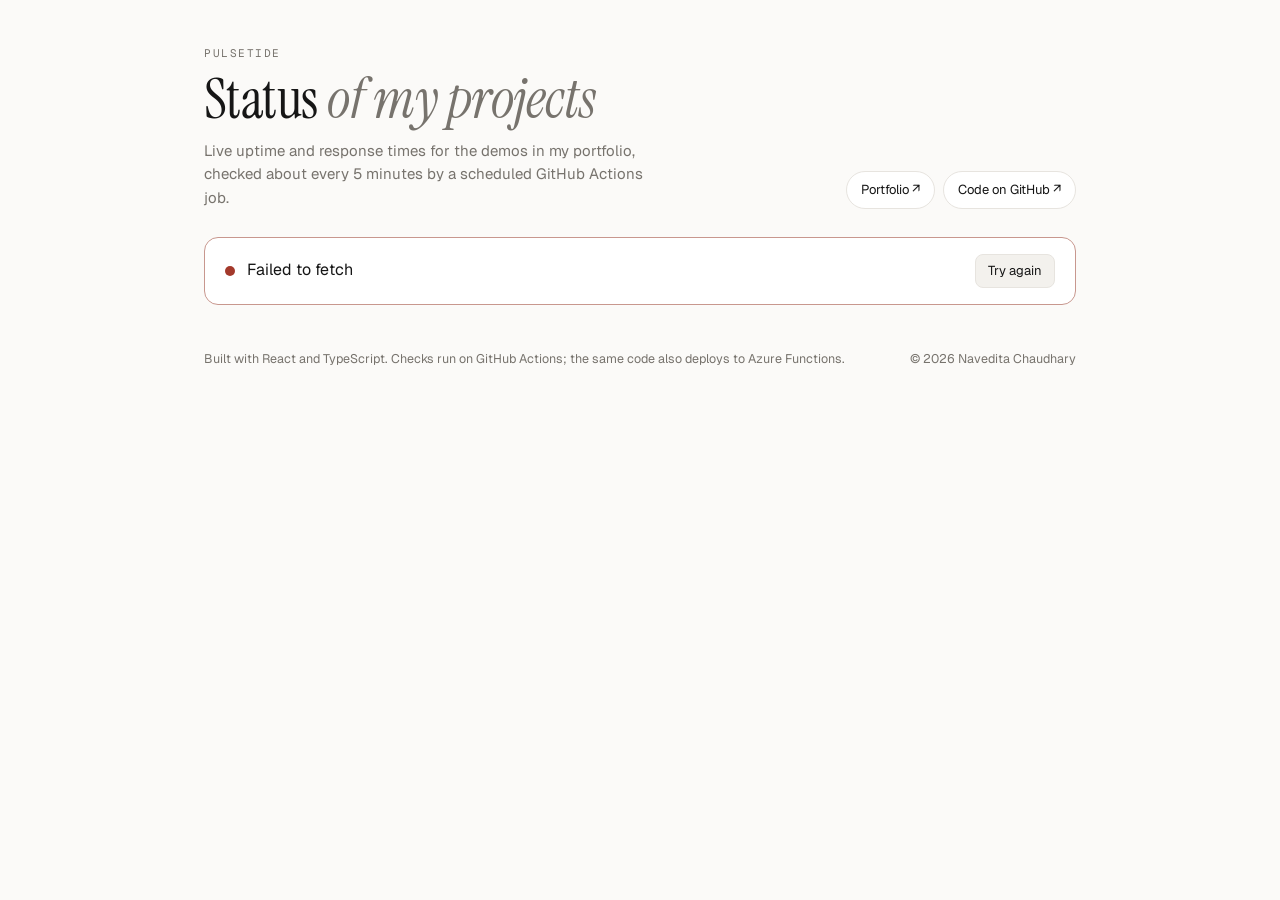
<file: pulsetide/index.html>
<!doctype html>
<html lang="en">
  <head>
    <meta charset="UTF-8" />
    <meta name="viewport" content="width=device-width, initial-scale=1.0" />
    <title>Pulsetide · Status</title>
    <meta name="description" content="Live uptime and response times for Navedita Chaudhary's projects, checked every 5 minutes." />
    <link rel="icon" href="/pulsetide/favicon.svg" type="image/svg+xml" />
    <link rel="preconnect" href="https://fonts.googleapis.com" />
    <link rel="preconnect" href="https://fonts.gstatic.com" crossorigin />
    <link href="https://fonts.googleapis.com/css2?family=Instrument+Serif:ital@0;1&family=Geist:wght@300;400;500&family=Geist+Mono:wght@400&display=swap" rel="stylesheet" />
    <script type="module" crossorigin src="/pulsetide/assets/index-BSapSv7b.js"></script>
    <link rel="stylesheet" crossorigin href="/pulsetide/assets/index-DqJ6DNGw.css">
  </head>
  <body>
    <div id="root"></div>
  </body>
</html>
</file>
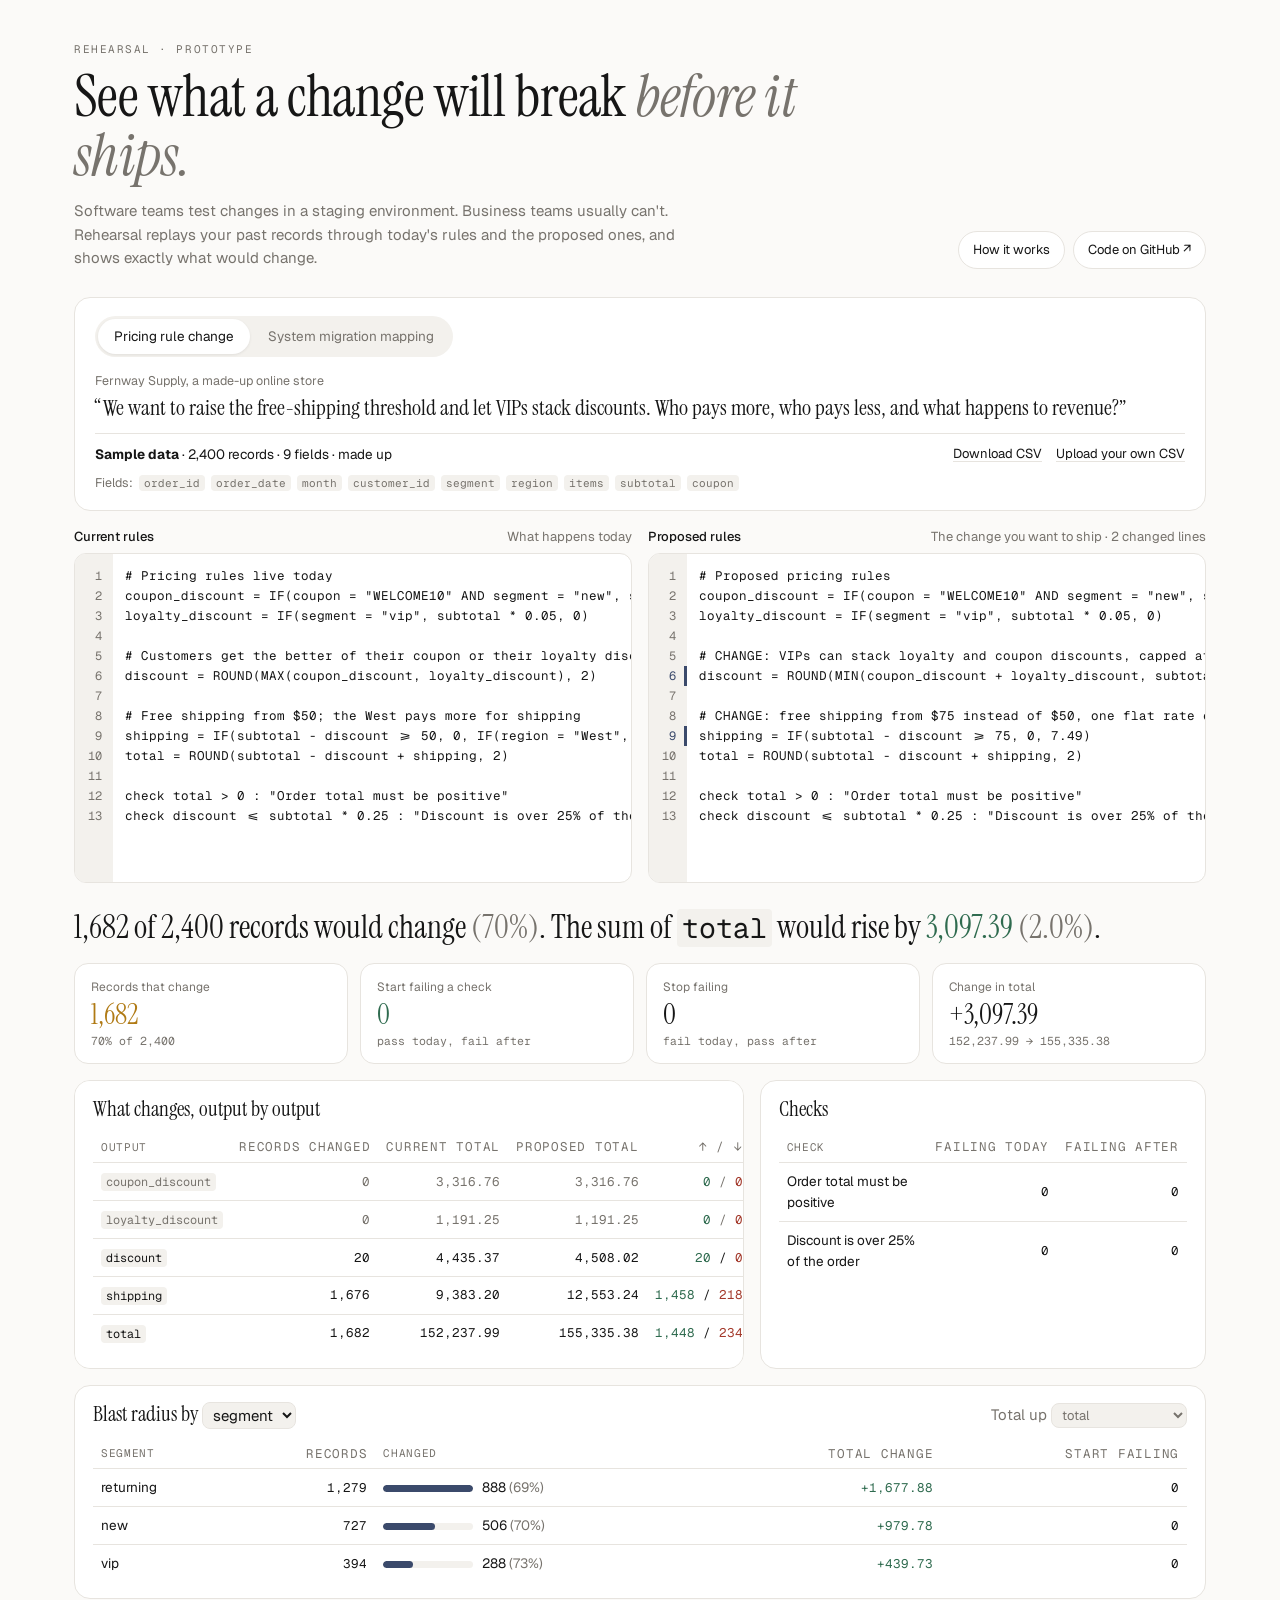
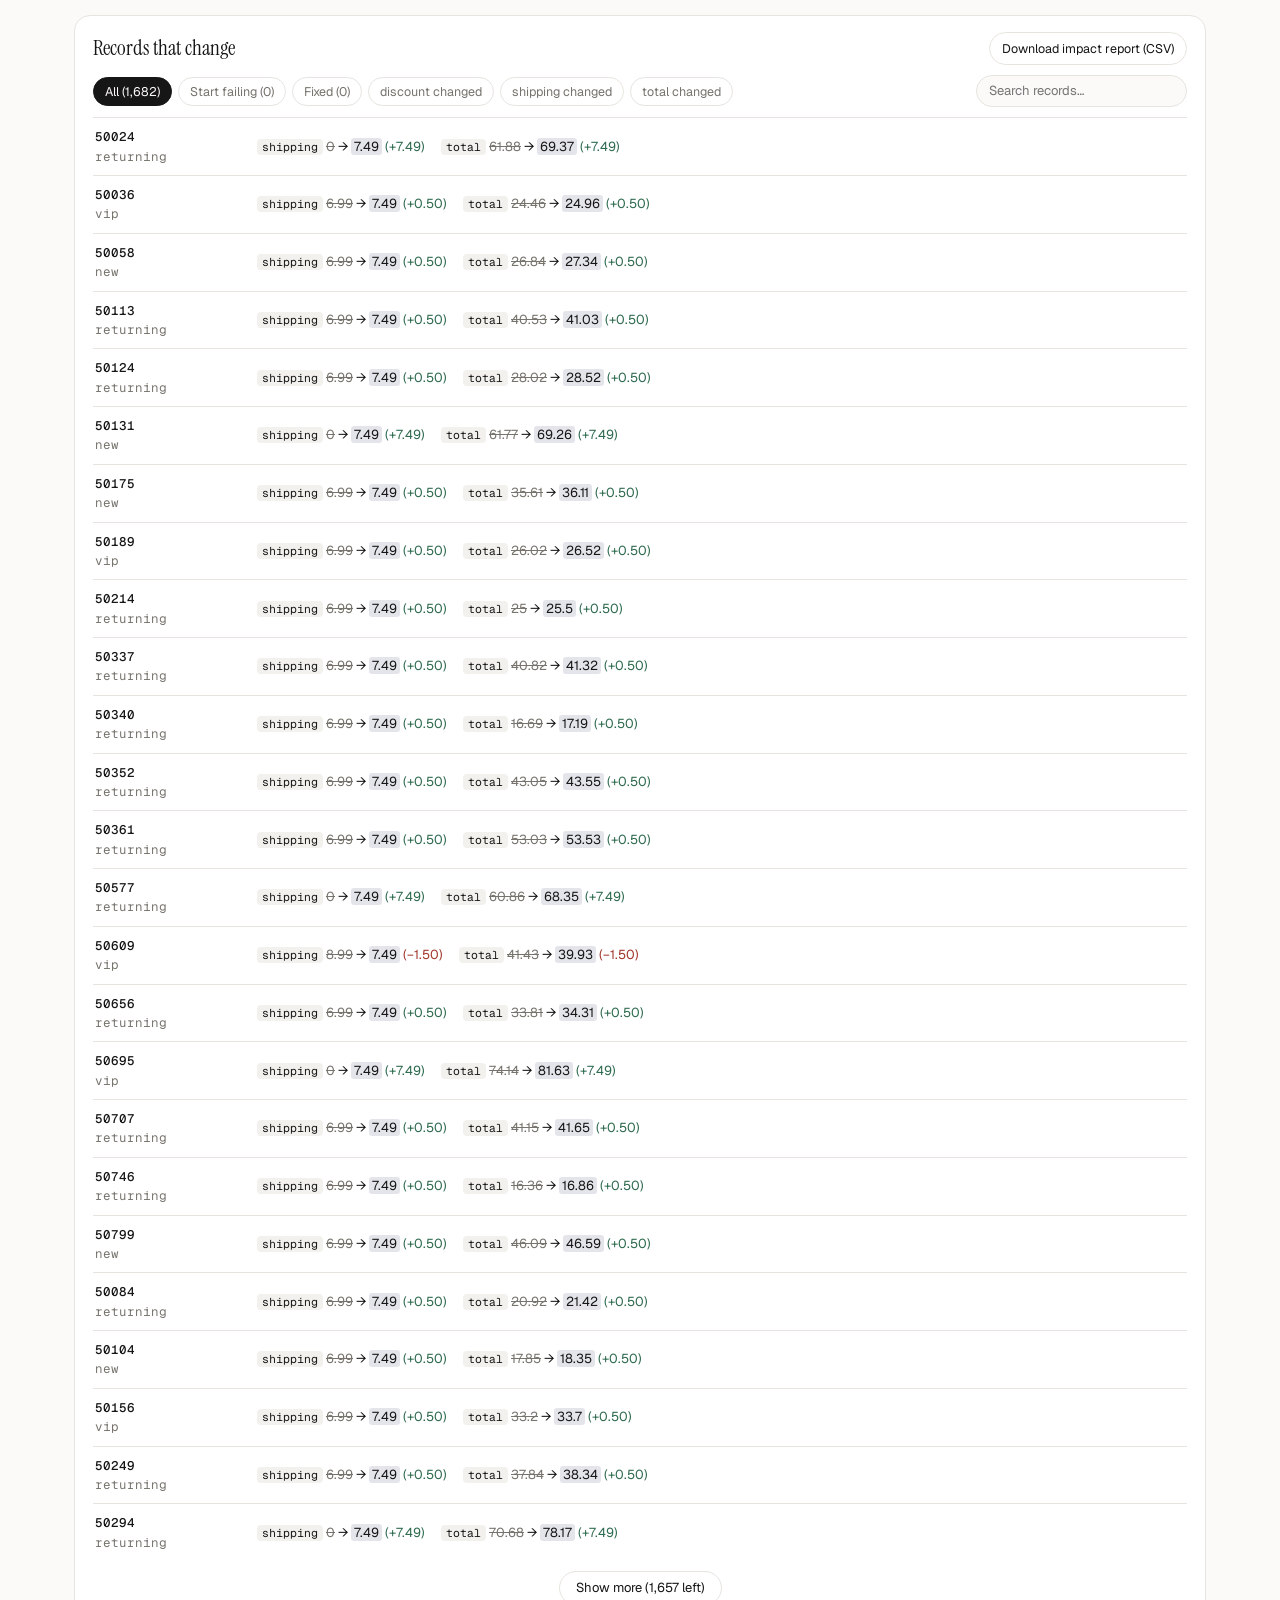
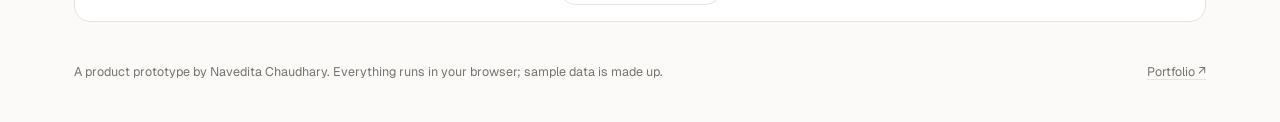
<file: rehearsal/index.html>
<!doctype html>
<html lang="en">
  <head>
    <meta charset="UTF-8" />
    <meta name="viewport" content="width=device-width, initial-scale=1.0" />
    <link rel="icon" href="favicon.svg" type="image/svg+xml" />
    <link rel="preconnect" href="https://fonts.googleapis.com" />
    <link rel="preconnect" href="https://fonts.gstatic.com" crossorigin />
    <link href="https://fonts.googleapis.com/css2?family=Instrument+Serif:ital@0;1&family=Geist:wght@300;400;500&family=Geist+Mono:wght@400&display=swap" rel="stylesheet" />
    <title>Rehearsal · See what a change will break before it ships</title>
    <meta name="description" content="A business staging environment: replay past records through current and proposed rules and see exactly what would change." />
    <script type="module" crossorigin src="./assets/main-CjOVek0E.js"></script>
    <link rel="modulepreload" crossorigin href="./assets/styles-DGXGsOWo.js">
    <link rel="stylesheet" crossorigin href="./assets/styles-hGUxJqAB.css">
  </head>
  <body>
    <div id="root"></div>
  </body>
</html>
</file>
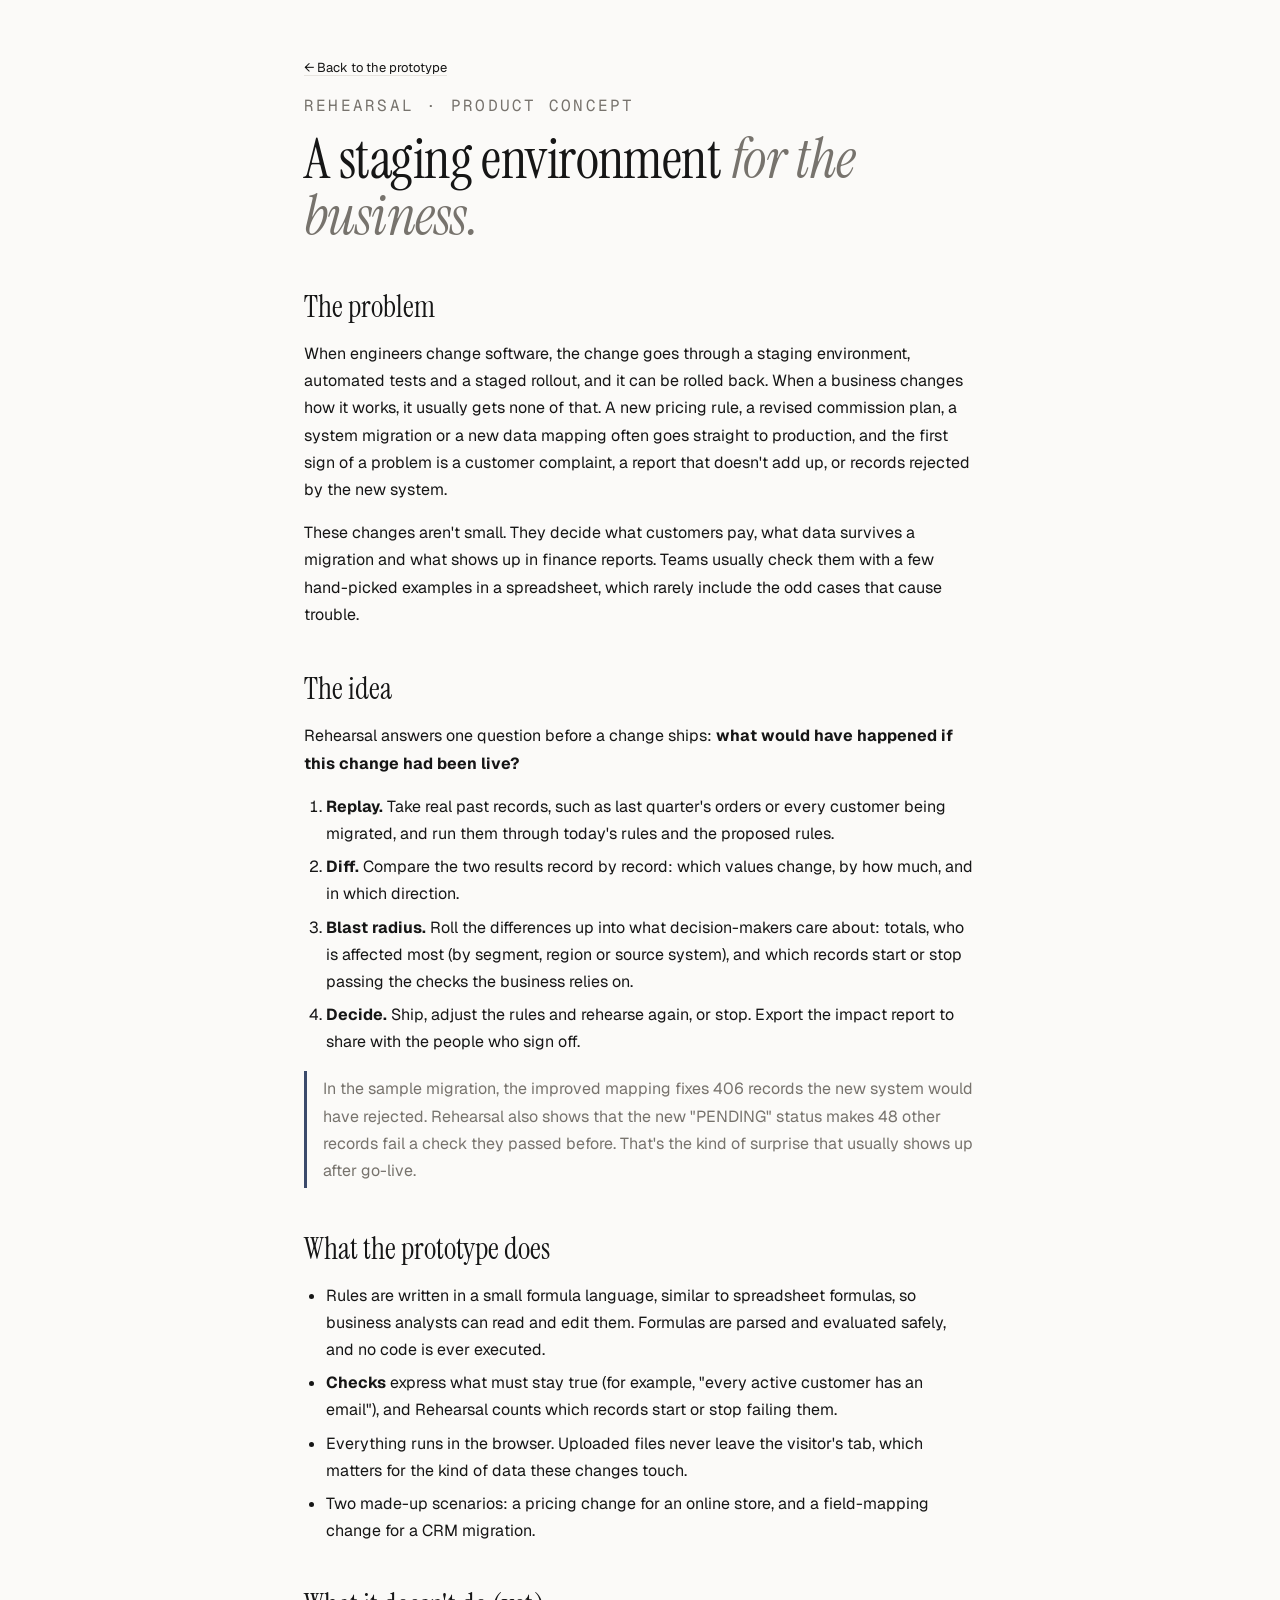
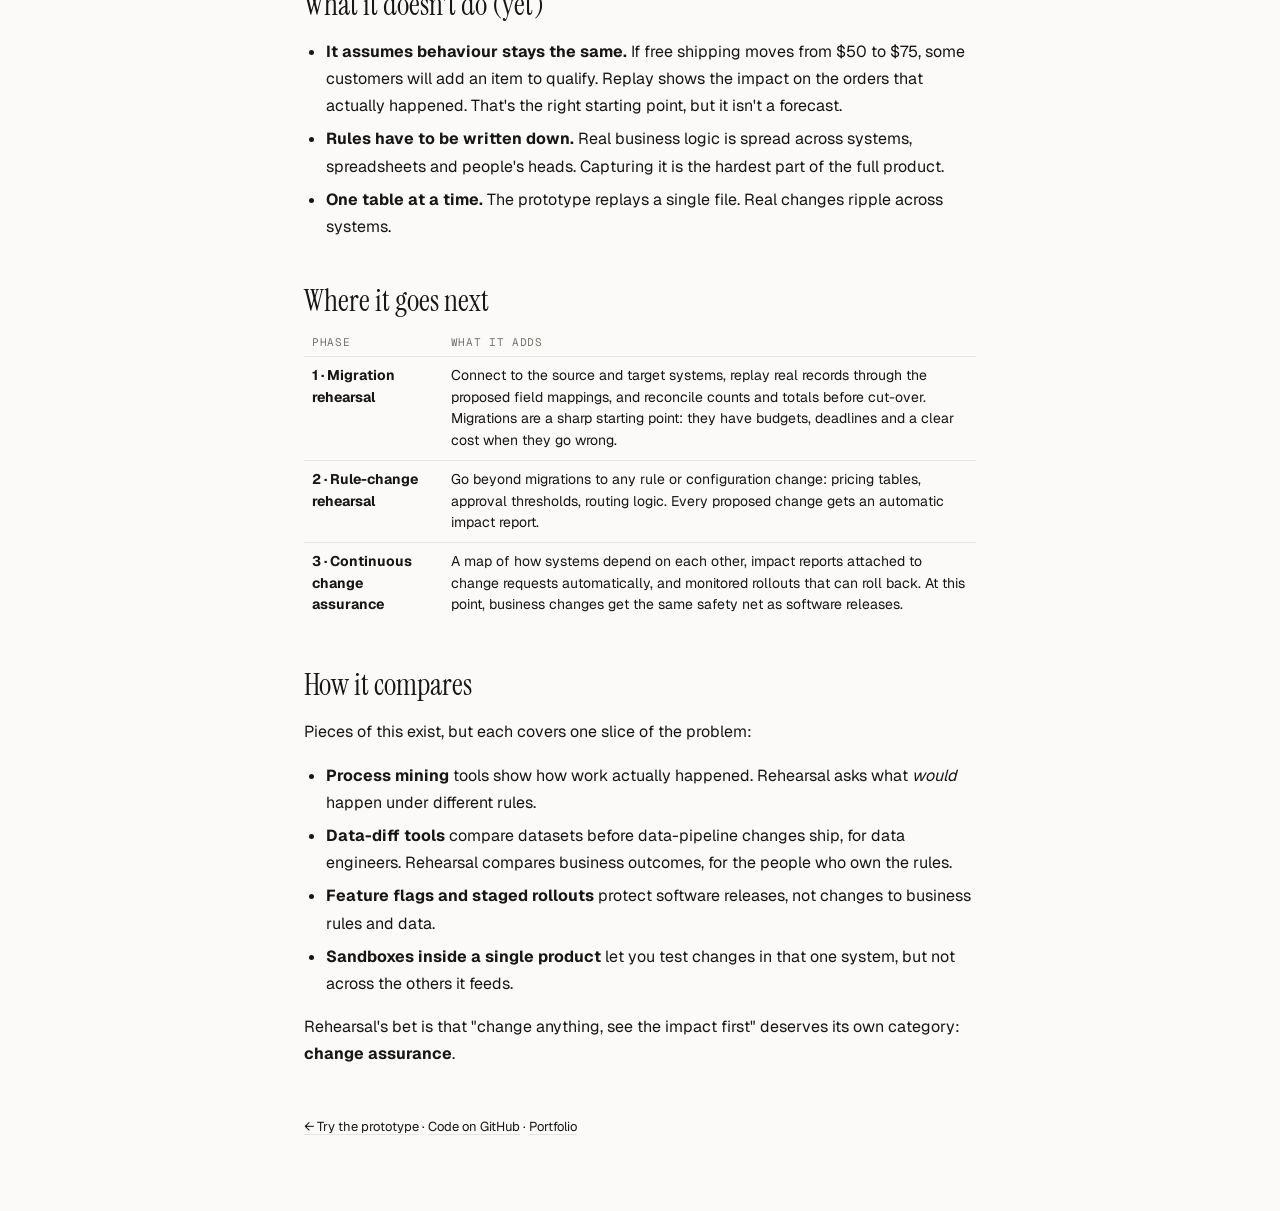
<file: rehearsal/about.html>
<!doctype html>
<html lang="en">
  <head>
    <meta charset="UTF-8" />
    <meta name="viewport" content="width=device-width, initial-scale=1.0" />
    <link rel="icon" href="favicon.svg" type="image/svg+xml" />
    <link rel="preconnect" href="https://fonts.googleapis.com" />
    <link rel="preconnect" href="https://fonts.gstatic.com" crossorigin />
    <link href="https://fonts.googleapis.com/css2?family=Instrument+Serif:ital@0;1&family=Geist:wght@300;400;500&family=Geist+Mono:wght@400&display=swap" rel="stylesheet" />
    <title>How Rehearsal works</title>
    <meta name="description" content="Why business changes need a staging environment, how Rehearsal replays them, and where the idea goes next." />
    <script type="module" crossorigin src="./assets/styles-DGXGsOWo.js"></script>
    <link rel="stylesheet" crossorigin href="./assets/styles-hGUxJqAB.css">
  </head>
  <body>
    <main class="article">
      <p class="back"><a href="./">← Back to the prototype</a></p>
      <p class="eyebrow">Rehearsal · product concept</p>
      <h1>A staging environment <em>for the business.</em></h1>

      <h2>The problem</h2>
      <p>When engineers change software, the change goes through a staging environment, automated tests and a staged rollout, and it can be rolled back. When a business changes how it works, it usually gets none of that. A new pricing rule, a revised commission plan, a system migration or a new data mapping often goes straight to production, and the first sign of a problem is a customer complaint, a report that doesn't add up, or records rejected by the new system.</p>
      <p>These changes aren't small. They decide what customers pay, what data survives a migration and what shows up in finance reports. Teams usually check them with a few hand-picked examples in a spreadsheet, which rarely include the odd cases that cause trouble.</p>

      <h2>The idea</h2>
      <p>Rehearsal answers one question before a change ships: <b>what would have happened if this change had been live?</b></p>
      <ol>
        <li><b>Replay.</b> Take real past records, such as last quarter's orders or every customer being migrated, and run them through today's rules and the proposed rules.</li>
        <li><b>Diff.</b> Compare the two results record by record: which values change, by how much, and in which direction.</li>
        <li><b>Blast radius.</b> Roll the differences up into what decision-makers care about: totals, who is affected most (by segment, region or source system), and which records start or stop passing the checks the business relies on.</li>
        <li><b>Decide.</b> Ship, adjust the rules and rehearse again, or stop. Export the impact report to share with the people who sign off.</li>
      </ol>
      <p class="callout">In the sample migration, the improved mapping fixes 406 records the new system would have rejected. Rehearsal also shows that the new "PENDING" status makes 48 other records fail a check they passed before. That's the kind of surprise that usually shows up after go-live.</p>

      <h2>What the prototype does</h2>
      <ul>
        <li>Rules are written in a small formula language, similar to spreadsheet formulas, so business analysts can read and edit them. Formulas are parsed and evaluated safely, and no code is ever executed.</li>
        <li><b>Checks</b> express what must stay true (for example, "every active customer has an email"), and Rehearsal counts which records start or stop failing them.</li>
        <li>Everything runs in the browser. Uploaded files never leave the visitor's tab, which matters for the kind of data these changes touch.</li>
        <li>Two made-up scenarios: a pricing change for an online store, and a field-mapping change for a CRM migration.</li>
      </ul>

      <h2>What it doesn't do (yet)</h2>
      <ul>
        <li><b>It assumes behaviour stays the same.</b> If free shipping moves from $50 to $75, some customers will add an item to qualify. Replay shows the impact on the orders that actually happened. That's the right starting point, but it isn't a forecast.</li>
        <li><b>Rules have to be written down.</b> Real business logic is spread across systems, spreadsheets and people's heads. Capturing it is the hardest part of the full product.</li>
        <li><b>One table at a time.</b> The prototype replays a single file. Real changes ripple across systems.</li>
      </ul>

      <h2>Where it goes next</h2>
      <table>
        <thead><tr><th>Phase</th><th>What it adds</th></tr></thead>
        <tbody>
          <tr><td><b>1 · Migration rehearsal</b></td><td>Connect to the source and target systems, replay real records through the proposed field mappings, and reconcile counts and totals before cut-over. Migrations are a sharp starting point: they have budgets, deadlines and a clear cost when they go wrong.</td></tr>
          <tr><td><b>2 · Rule-change rehearsal</b></td><td>Go beyond migrations to any rule or configuration change: pricing tables, approval thresholds, routing logic. Every proposed change gets an automatic impact report.</td></tr>
          <tr><td><b>3 · Continuous change assurance</b></td><td>A map of how systems depend on each other, impact reports attached to change requests automatically, and monitored rollouts that can roll back. At this point, business changes get the same safety net as software releases.</td></tr>
        </tbody>
      </table>

      <h2>How it compares</h2>
      <p>Pieces of this exist, but each covers one slice of the problem:</p>
      <ul>
        <li><b>Process mining</b> tools show how work actually happened. Rehearsal asks what <i>would</i> happen under different rules.</li>
        <li><b>Data-diff tools</b> compare datasets before data-pipeline changes ship, for data engineers. Rehearsal compares business outcomes, for the people who own the rules.</li>
        <li><b>Feature flags and staged rollouts</b> protect software releases, not changes to business rules and data.</li>
        <li><b>Sandboxes inside a single product</b> let you test changes in that one system, but not across the others it feeds.</li>
      </ul>
      <p>Rehearsal's bet is that "change anything, see the impact first" deserves its own category: <b>change assurance</b>.</p>

      <p class="back" style="margin-top: 48px"><a href="./">← Try the prototype</a> · <a href="https://github.com/naveditachaudhary-pixel/rehearsal">Code on GitHub</a> · <a href="https://naveditachaudhary-pixel.github.io/">Portfolio</a></p>
    </main>
  </body>
</html>
</file>
<file: pulsetide/assets/index-DqJ6DNGw.css>
:root{--bg:#fbfaf8;--paper:#fff;--ink:#161616;--muted:#77736d;--line:#e7e4df;--soft:#f3f1ed;--good:#2f6b4f;--warn:#b07a14;--bad:#a3392b;--none:#e2dfda;--display:"Instrument Serif", "Iowan Old Style", Georgia, serif;--body:"Geist", "Helvetica Neue", Helvetica, Arial, sans-serif;--mono:"Geist Mono", ui-monospace, Menlo, Consolas, monospace}@media (prefers-color-scheme:dark){:root{--bg:#111110;--paper:#1a1a19;--ink:#ecebe8;--muted:#9a968f;--line:#2c2b29;--soft:#222220;--good:#7fc4a0;--warn:#e2b354;--bad:#e08a7c;--none:#34332f}}*{box-sizing:border-box}html,body{margin:0}body{background:var(--bg);color:var(--ink);font:400 15px/1.55 var(--body);-webkit-font-smoothing:antialiased}a{color:inherit;text-underline-offset:3px;-webkit-text-decoration-color:var(--line);text-decoration-color:var(--line)}a:hover{-webkit-text-decoration-color:var(--ink);text-decoration-color:var(--ink)}button{font:inherit;color:inherit;cursor:pointer}.wrap{max-width:920px;margin:0 auto;padding:48px 24px 40px}.top{flex-wrap:wrap;justify-content:space-between;align-items:flex-end;gap:24px;margin-bottom:28px;display:flex}.eyebrow{font:400 11px/1 var(--mono);letter-spacing:.14em;text-transform:uppercase;color:var(--muted);margin:0 0 12px}h1{font:400 clamp(38px, 6vw, 56px)/1 var(--display);letter-spacing:-.01em;margin:0}h1 em,h2 em{color:var(--muted)}.lede{color:var(--muted);max-width:460px;margin:12px 0 0}.links{flex-wrap:wrap;gap:8px;display:flex}.pill{border:1px solid var(--line);background:var(--paper);white-space:nowrap;border-radius:999px;padding:8px 14px;font-size:13px;text-decoration:none}.pill:hover{border-color:var(--ink)}.muted{color:var(--muted)}.sample{color:var(--muted);border:1px dashed var(--line);border-radius:12px;margin:0 0 16px;padding:10px 14px;font-size:13px}.banner{background:var(--paper);border:1px solid var(--line);border-radius:14px;flex-wrap:wrap;align-items:center;gap:12px;margin-bottom:20px;padding:16px 20px;font-size:16px;display:flex}.banner .muted{margin-left:auto;font-size:13px}.banner button{border:1px solid var(--line);background:var(--soft);border-radius:8px;margin-left:auto;padding:6px 12px;font-size:13px}.dot{background:var(--none);border-radius:50%;flex:none;width:10px;height:10px}.banner.operational .dot,.status.up .dot{background:var(--good);box-shadow:0 0 0 4px color-mix(in srgb, var(--good) 18%, transparent)}.banner.degraded .dot,.status.degraded .dot{background:var(--warn)}.banner.partial .dot,.banner.major .dot,.banner.error .dot,.status.down .dot{background:var(--bad)}.banner.major,.banner.error{border-color:color-mix(in srgb, var(--bad) 45%, var(--line))}.banner.loading .dot{animation:1.2s ease-in-out infinite pulse}@keyframes pulse{50%{opacity:.3}}.sites{flex-direction:column;gap:14px;display:flex}.card{background:var(--paper);border:1px solid var(--line);border-radius:16px;padding:20px 22px}.card-head{flex-wrap:wrap;justify-content:space-between;align-items:center;gap:12px;display:flex}.card h2{font:400 24px/1.15 var(--display);margin:0}.card h2 a{text-decoration:none}.card h2 a span{font:400 14px var(--body);color:var(--muted)}.status{background:var(--soft);border-radius:999px;align-items:center;gap:8px;padding:4px 12px 4px 10px;font-size:13px;display:inline-flex}.status .dot{width:8px;height:8px;box-shadow:none!important}.stats{grid-template-columns:repeat(4,1fr);gap:10px;margin:16px 0 12px;display:grid}.stats div{background:var(--soft);border-radius:10px;padding:8px 12px}.stats dt{color:var(--muted);font-size:11.5px}.stats dd{font:400 15px/1.3 var(--mono);margin:2px 0 0}@media (width<=560px){.stats{grid-template-columns:repeat(2,1fr)}}.reason{color:var(--bad);margin:0 0 10px;font-size:13px}.bars{align-items:stretch;gap:2px;height:34px;margin-top:4px;display:flex}.bar{background:var(--none);border-radius:2px;flex:1;min-width:1px;transition:transform .12s,opacity .12s}.bar.good{background:var(--good);opacity:.85}.bar.warn{background:var(--warn)}.bar.bad{background:var(--bad)}.bar:hover{opacity:1;transform:scaleY(1.15)}.bar-legend{font:400 11.5px/1.6 var(--mono);color:var(--muted);justify-content:space-between;min-height:19px;margin-top:6px;display:flex}.bar-legend b{color:var(--ink);font-weight:400}.spark{border-top:1px solid var(--line);margin-top:14px;padding-top:12px}.spark-label{color:var(--muted);font-size:11.5px}.sparkline{margin:4px 0 0}.sparkline svg{width:100%;height:56px;display:block}.sparkline .line{fill:none;stroke:var(--ink);stroke-width:1.4px;opacity:.75}.sparkline .fail{stroke:var(--bad);stroke-width:2px;opacity:.7}.sparkline figcaption,.spark-empty{font:400 11.5px/1.6 var(--mono);color:var(--muted);margin:2px 0 0}.note{color:var(--muted);border-left:2px solid var(--line);margin:12px 0 0;padding-left:10px;font-size:12.5px}.incidents{margin-top:36px}.incidents h2{font:400 28px/1.1 var(--display);margin:0 0 12px}.incidents ol{border-top:1px solid var(--line);margin:0;padding:0;list-style:none}.incidents li{border-bottom:1px solid var(--line);grid-template-columns:150px 1fr auto;gap:14px;padding:12px 2px;font-size:14px;display:grid}.incidents li.open .how-long{color:var(--bad)}.incidents .when,.incidents .how-long{font:400 12.5px/1.8 var(--mono);color:var(--muted)}.incidents b{font-weight:500}@media (width<=560px){.incidents li{grid-template-columns:1fr auto}.incidents .when{grid-column:1/-1}}footer{color:var(--muted);flex-wrap:wrap;justify-content:space-between;gap:8px;margin-top:44px;font-size:12.5px;display:flex}@media (width<=560px){.bars{gap:1px;height:28px}}
</file>
<file: rehearsal/assets/styles-hGUxJqAB.css>
:root{--bg:#fbfaf8;--paper:#fff;--ink:#161616;--muted:#77736d;--line:#e7e4df;--soft:#f3f1ed;--good:#2f6b4f;--warn:#b07a14;--bad:#a3392b;--accent:#3b4a6b;--display:"Instrument Serif", "Iowan Old Style", Georgia, serif;--body:"Geist", "Helvetica Neue", Helvetica, Arial, sans-serif;--mono:"Geist Mono", ui-monospace, Menlo, Consolas, monospace}@media (prefers-color-scheme:dark){:root{--bg:#111110;--paper:#1a1a19;--ink:#ecebe8;--muted:#9a968f;--line:#2c2b29;--soft:#222220;--good:#7fc4a0;--warn:#e2b354;--bad:#e08a7c;--accent:#a9b6d6}}*{box-sizing:border-box}html,body{margin:0}body{background:var(--bg);color:var(--ink);font:400 15px/1.55 var(--body);-webkit-font-smoothing:antialiased}a{color:inherit;text-underline-offset:3px;-webkit-text-decoration-color:var(--line);text-decoration-color:var(--line)}a:hover{-webkit-text-decoration-color:var(--ink);text-decoration-color:var(--ink)}button,input,select,textarea{font:inherit;color:inherit}button{cursor:pointer}code{font:400 .88em var(--mono);background:var(--soft);border-radius:4px;padding:1px 5px}.muted{color:var(--muted)}.up{color:var(--good)}.down{color:var(--bad)}.wrap{max-width:1180px;margin:0 auto;padding:44px 24px 40px}.top{flex-wrap:wrap;justify-content:space-between;align-items:flex-end;gap:24px;margin-bottom:28px;display:flex}.eyebrow{font:400 11px/1 var(--mono);letter-spacing:.14em;text-transform:uppercase;color:var(--muted);margin:0 0 12px}h1{font:400 clamp(36px, 5.4vw, 58px)/1.02 var(--display);letter-spacing:-.01em;max-width:760px;margin:0}h1 em{color:var(--muted)}.lede{color:var(--muted);max-width:640px;margin:14px 0 0}.links{flex-wrap:wrap;gap:8px;display:flex}.pill{border:1px solid var(--line);background:var(--paper);white-space:nowrap;border-radius:999px;padding:8px 14px;font-size:13px;text-decoration:none;display:inline-block}.pill:hover:not(:disabled){border-color:var(--ink)}.pill.small{padding:6px 12px;font-size:12.5px}.pill:disabled{opacity:.4;cursor:default}.link{text-underline-offset:3px;text-decoration:underline;-webkit-text-decoration-color:var(--line);text-decoration-color:var(--line);background:0 0;border:0;padding:0;font-size:13px}.link:hover{-webkit-text-decoration-color:var(--ink);text-decoration-color:var(--ink)}.scenario{background:var(--paper);border:1px solid var(--line);border-radius:16px;margin-bottom:16px;padding:18px 20px}.tabs{background:var(--soft);border-radius:999px;flex-wrap:wrap;gap:2px;padding:3px;display:inline-flex}.tabs button{color:var(--muted);background:0 0;border:0;border-radius:999px;padding:7px 16px;font-size:13.5px}.tabs button.on{background:var(--paper);color:var(--ink);box-shadow:0 1px 3px #00000014}.brief{margin:14px 0 10px}.company{color:var(--muted);margin:0;font-size:12.5px}.question{font:400 22px/1.3 var(--display);margin:4px 0 0}.data-bar{border-top:1px solid var(--line);flex-wrap:wrap;justify-content:space-between;gap:12px;padding-top:10px;font-size:13.5px;display:flex}.data-actions{flex-wrap:wrap;gap:14px;display:flex}.fields{color:var(--muted);flex-wrap:wrap;align-items:center;gap:4px 6px;margin:8px 0 0;font-size:12.5px;display:flex}.note{color:var(--good);margin:8px 0 0;font-size:12.5px}.problem{color:var(--bad);margin:8px 0 0;font-size:13.5px}.editors{grid-template-columns:1fr 1fr;gap:16px;margin-bottom:24px;display:grid}@media (width<=900px){.editors{grid-template-columns:minmax(0,1fr)}}.editor{min-width:0}.editor-head{justify-content:space-between;align-items:baseline;gap:10px;margin-bottom:6px;font-size:13px;display:flex}.editor-head label{font-weight:500}.code{background:var(--paper);border:1px solid var(--line);border-radius:12px;height:330px;display:flex;overflow:hidden}.code:focus-within{border-color:var(--ink)}.code.has-problems{border-color:color-mix(in srgb, var(--bad) 60%, var(--line))}.gutter{background:var(--soft);text-align:right;width:38px;font:400 12px/20px var(--mono);color:var(--muted);flex:none;padding:12px 0;overflow:hidden}.gutter span{border-right:3px solid #0000;padding-right:8px;display:block}.gutter .changed{color:var(--accent);border-right-color:var(--accent)}.gutter .bad{color:var(--bad);border-right-color:var(--bad);font-weight:600}.code textarea{resize:none;min-width:0;font:400 12.5px/20px var(--mono);white-space:pre;tab-size:2;background:0 0;border:0;outline:0;flex:1;padding:12px;overflow:auto}.problems{background:color-mix(in srgb, var(--bad) 8%, transparent);color:var(--bad);border-radius:10px;margin:8px 0 0;padding:10px 12px;font-size:12.5px;list-style:none}.problems li+li{margin-top:3px}.blocked{text-align:center;color:var(--muted);padding:40px 0}.results{flex-direction:column;gap:16px;display:flex}.headline{font:400 clamp(24px, 3vw, 32px)/1.25 var(--display);margin:0}.headline b{font-weight:400}.cards{grid-template-columns:repeat(4,1fr);gap:12px;display:grid}@media (width<=760px){.cards{grid-template-columns:repeat(2,1fr)}}.card{background:var(--paper);border:1px solid var(--line);border-radius:14px;flex-direction:column;gap:2px;padding:14px 16px;display:flex}.card .label{color:var(--muted);font-size:12px}.card b{font:400 28px/1.15 var(--display)}.card .sub{font:400 11.5px/1.4 var(--mono);color:var(--muted)}.card.good b{color:var(--good)}.card.bad b{color:var(--bad)}.card.warn b{color:var(--warn)}.errors{background:color-mix(in srgb, var(--bad) 8%, transparent);color:var(--bad);border-radius:12px;padding:12px 14px;font-size:13px}.two{grid-template-columns:3fr 2fr;gap:16px;display:grid}@media (width<=900px){.two{grid-template-columns:minmax(0,1fr)}}.panel{background:var(--paper);border:1px solid var(--line);border-radius:16px;min-width:0;padding:16px 18px;overflow-x:auto}.panel h3{font:400 21px/1.2 var(--display);margin:0 0 10px}.panel-head{flex-wrap:wrap;justify-content:space-between;align-items:center;gap:12px;margin-bottom:10px;display:flex}.panel-head h3{margin:0}.panel select{border:1px solid var(--line);background:var(--soft);font:400 15px var(--body);border-radius:8px;padding:2px 6px}.panel-head label select{font-size:13px}table{border-collapse:collapse;width:100%;font-size:13.5px}th{text-align:left;font:400 11px/1.4 var(--mono);letter-spacing:.06em;text-transform:uppercase;color:var(--muted);border-bottom:1px solid var(--line);white-space:nowrap;padding:6px 8px}td{border-bottom:1px solid var(--line);vertical-align:middle;padding:8px}tr:last-child td{border-bottom:0}.num{text-align:right;font-family:var(--mono);white-space:nowrap;font-size:12.5px}tr.quiet td{color:var(--muted)}.bar{background:var(--soft);vertical-align:middle;border-radius:4px;width:90px;height:7px;margin-right:6px;display:inline-block;overflow:hidden}.bar span{background:var(--accent);border-radius:4px;height:100%;display:block}.filters{flex-wrap:wrap;align-items:center;gap:6px;margin-bottom:10px;display:flex}.chip{border:1px solid var(--line);color:var(--muted);background:0 0;border-radius:999px;padding:4px 11px;font-size:12.5px}.chip.on{background:var(--ink);border-color:var(--ink);color:var(--bg)}.filters input{border:1px solid var(--line);background:var(--bg);border-radius:999px;outline:0;min-width:180px;margin-left:auto;padding:5px 12px;font-size:13px}.filters input:focus{border-color:var(--ink)}.diffs{margin:0;padding:0;list-style:none}.diffs li{border-top:1px solid var(--line);grid-template-columns:150px 1fr;gap:12px;padding:9px 2px;font-size:13px;display:grid}@media (width<=600px){.diffs li{grid-template-columns:1fr;gap:4px}}.diff-key{font-family:var(--mono);flex-direction:column;font-size:12.5px;display:flex}.diff-key b{font-weight:500}.diff-body{flex-wrap:wrap;align-items:center;gap:6px 16px;display:flex}.change s{color:var(--muted)}.change ins{background:color-mix(in srgb, var(--accent) 14%, transparent);border-radius:3px;padding:0 3px;text-decoration:none}.badge{border-radius:999px;padding:2px 8px;font-size:12px}.badge.bad{background:color-mix(in srgb, var(--bad) 12%, transparent);color:var(--bad)}.badge.good{background:color-mix(in srgb, var(--good) 12%, transparent);color:var(--good)}.more{border:1px solid var(--line);background:var(--paper);border-radius:999px;margin:10px auto 0;padding:6px 16px;font-size:13px;display:block}footer{color:var(--muted);flex-wrap:wrap;justify-content:space-between;gap:8px;margin-top:40px;font-size:12.5px;display:flex}.article{max-width:720px;margin:0 auto;padding:44px 24px 60px}.article h1{font-size:clamp(38px,6vw,56px)}.article h2{font:400 30px/1.15 var(--display);margin:44px 0 10px}.article p,.article li{font-size:16px;line-height:1.7}.article ol,.article ul{padding-left:22px}.article li+li{margin-top:6px}.article .back{font-size:13px}.article .callout{border-left:3px solid var(--accent);color:var(--muted);padding:4px 0 4px 16px}.article table{margin-top:8px;font-size:14px}.article td{vertical-align:top}
</file>
